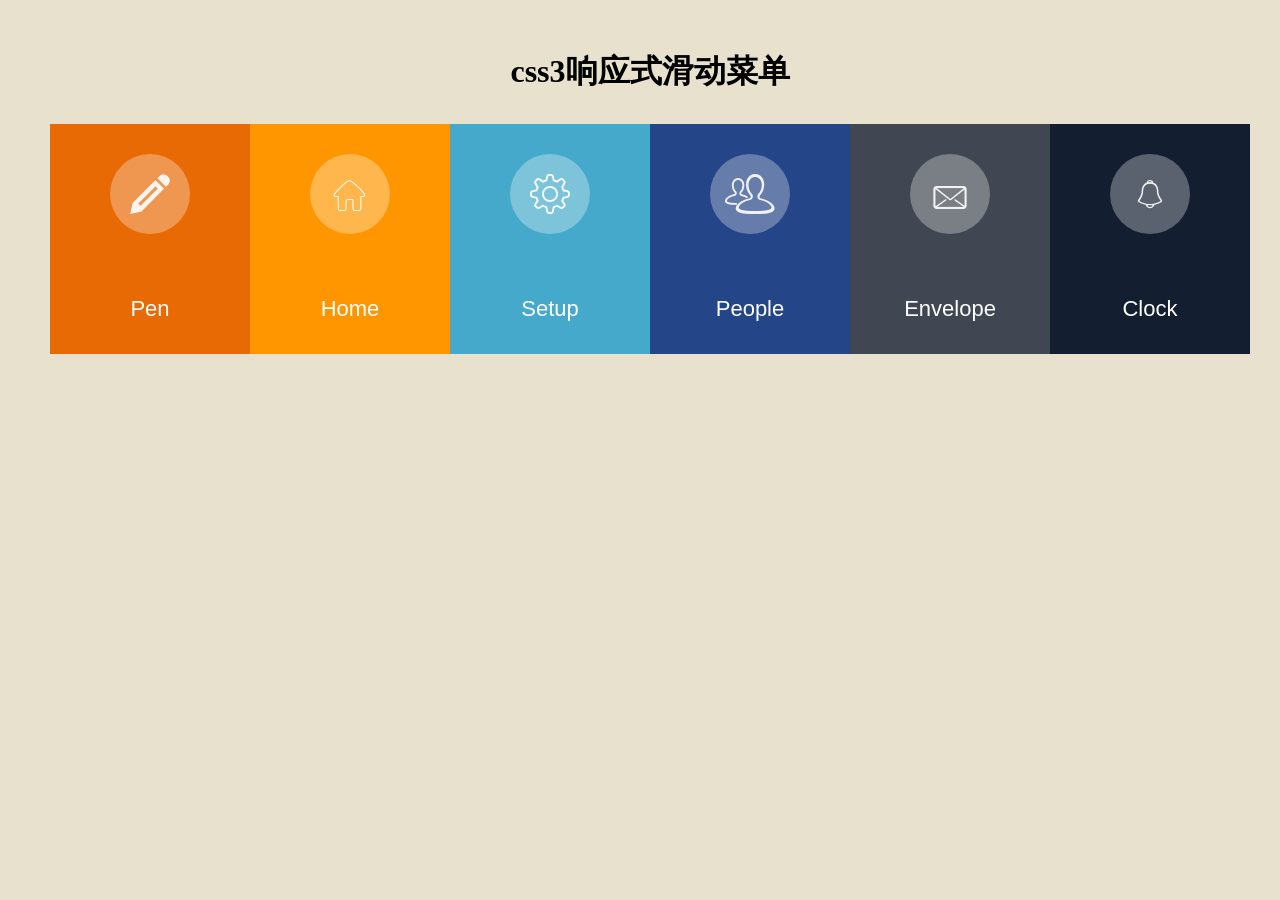
<file: index.html>
<!DOCTYPE html>
<html>
	<head>
		<meta charset="utf-8" />
		<title></title>
		<link rel="stylesheet" href="css/new_file.css" />
	</head>
	<body>
		<div class="zhengti">
			<h1>css3响应式滑动菜单</h1>
			<div class="content">
				<ul>
					<div class="li a"><li><span class="font up1">&#xe604;</span><span class="circle"></span><span class="down">Pen</span></li></div>
					<div class="li b"><li><span class="font up2">&#xe604;</span><span class="circle"></span><span class="down">Home</span></li></div>
					<div class="li c"><li><span class="font up3">&#xe65f;</span><span class="circle"></span><span class="down">Setup</span></li></div>
					<div class="li d"><li><span class="font up4">&#xe621;</span><span class="circle"></span><span class="down">People</span></li></div>
					<div class="li e"><li><span class="font up5">&#xe630;</span><span class="circle"></span><span class="down">Envelope</span></li></div>
					<div class="li f"><li><span class="font up6">&#xe645;</span><span class="circle"></span><span class="down">Clock</span></li></div>
				</ul>
			</div>
		</div>
	</body>
</html>
</file>
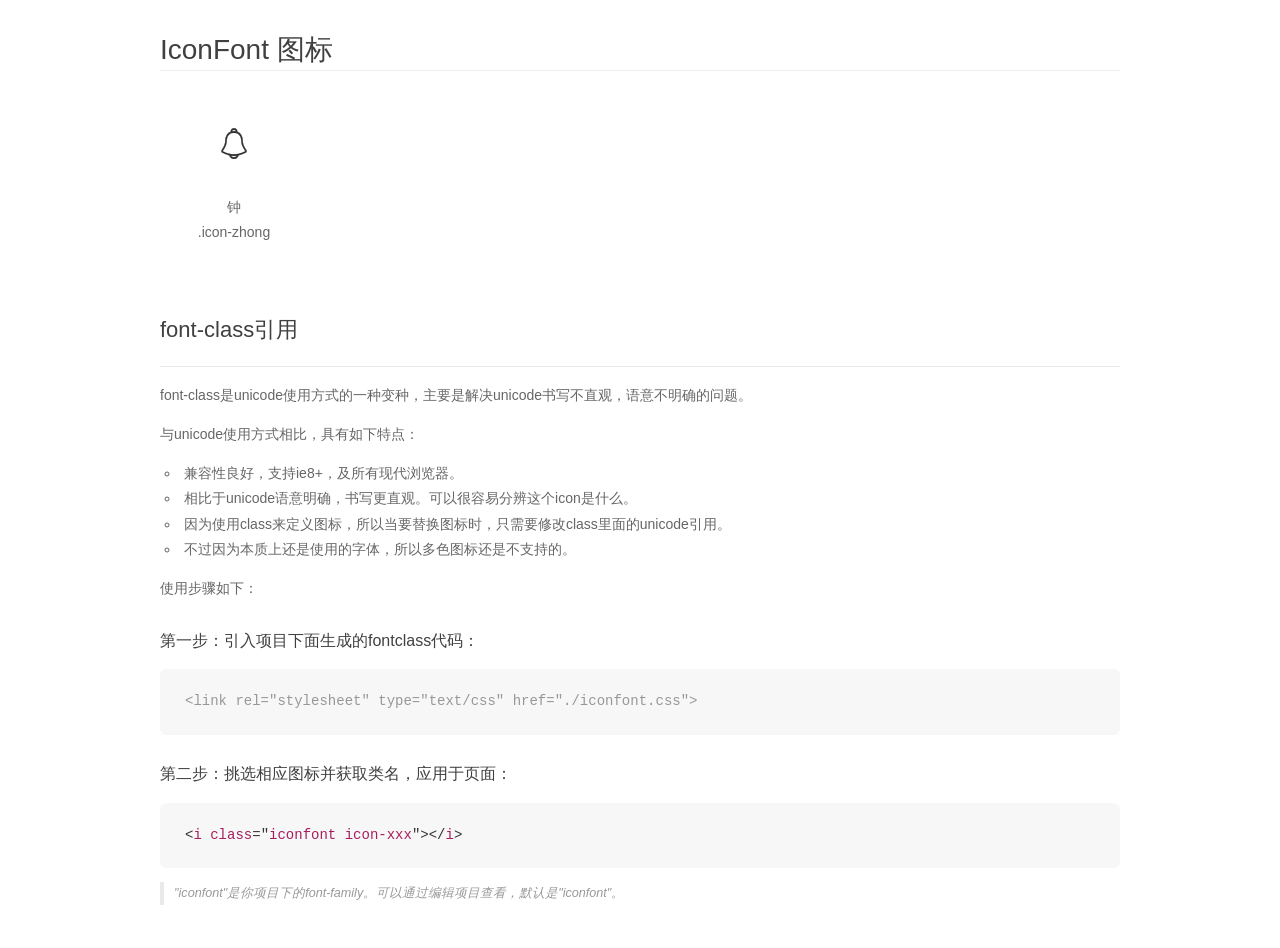
<file: font/clock/demo_fontclass.html>
<!DOCTYPE html>
<html>
<head>
    <meta charset="utf-8"/>
    <title>IconFont</title>
    <link rel="stylesheet" href="demo.css">
    <link rel="stylesheet" href="iconfont.css">
</head>
<body>
    <div class="main markdown">
        <h1>IconFont 图标</h1>
        <ul class="icon_lists clear">
            
                <li>
                <i class="icon iconfont icon-zhong"></i>
                    <div class="name">钟</div>
                    <div class="fontclass">.icon-zhong</div>
                </li>
            
        </ul>

        <h2 id="font-class-">font-class引用</h2>
        <hr>

        <p>font-class是unicode使用方式的一种变种，主要是解决unicode书写不直观，语意不明确的问题。</p>
        <p>与unicode使用方式相比，具有如下特点：</p>
        <ul>
        <li>兼容性良好，支持ie8+，及所有现代浏览器。</li>
        <li>相比于unicode语意明确，书写更直观。可以很容易分辨这个icon是什么。</li>
        <li>因为使用class来定义图标，所以当要替换图标时，只需要修改class里面的unicode引用。</li>
        <li>不过因为本质上还是使用的字体，所以多色图标还是不支持的。</li>
        </ul>
        <p>使用步骤如下：</p>
        <h3 id="-fontclass-">第一步：引入项目下面生成的fontclass代码：</h3>


        <pre><code class="lang-js hljs javascript"><span class="hljs-comment">&lt;link rel="stylesheet" type="text/css" href="./iconfont.css"&gt;</span></code></pre>
        <h3 id="-">第二步：挑选相应图标并获取类名，应用于页面：</h3>
        <pre><code class="lang-css hljs">&lt;<span class="hljs-selector-tag">i</span> <span class="hljs-selector-tag">class</span>="<span class="hljs-selector-tag">iconfont</span> <span class="hljs-selector-tag">icon-xxx</span>"&gt;&lt;/<span class="hljs-selector-tag">i</span>&gt;</code></pre>
        <blockquote>
        <p>"iconfont"是你项目下的font-family。可以通过编辑项目查看，默认是"iconfont"。</p>
        </blockquote>
    </div>
</body>
</html>
</file>
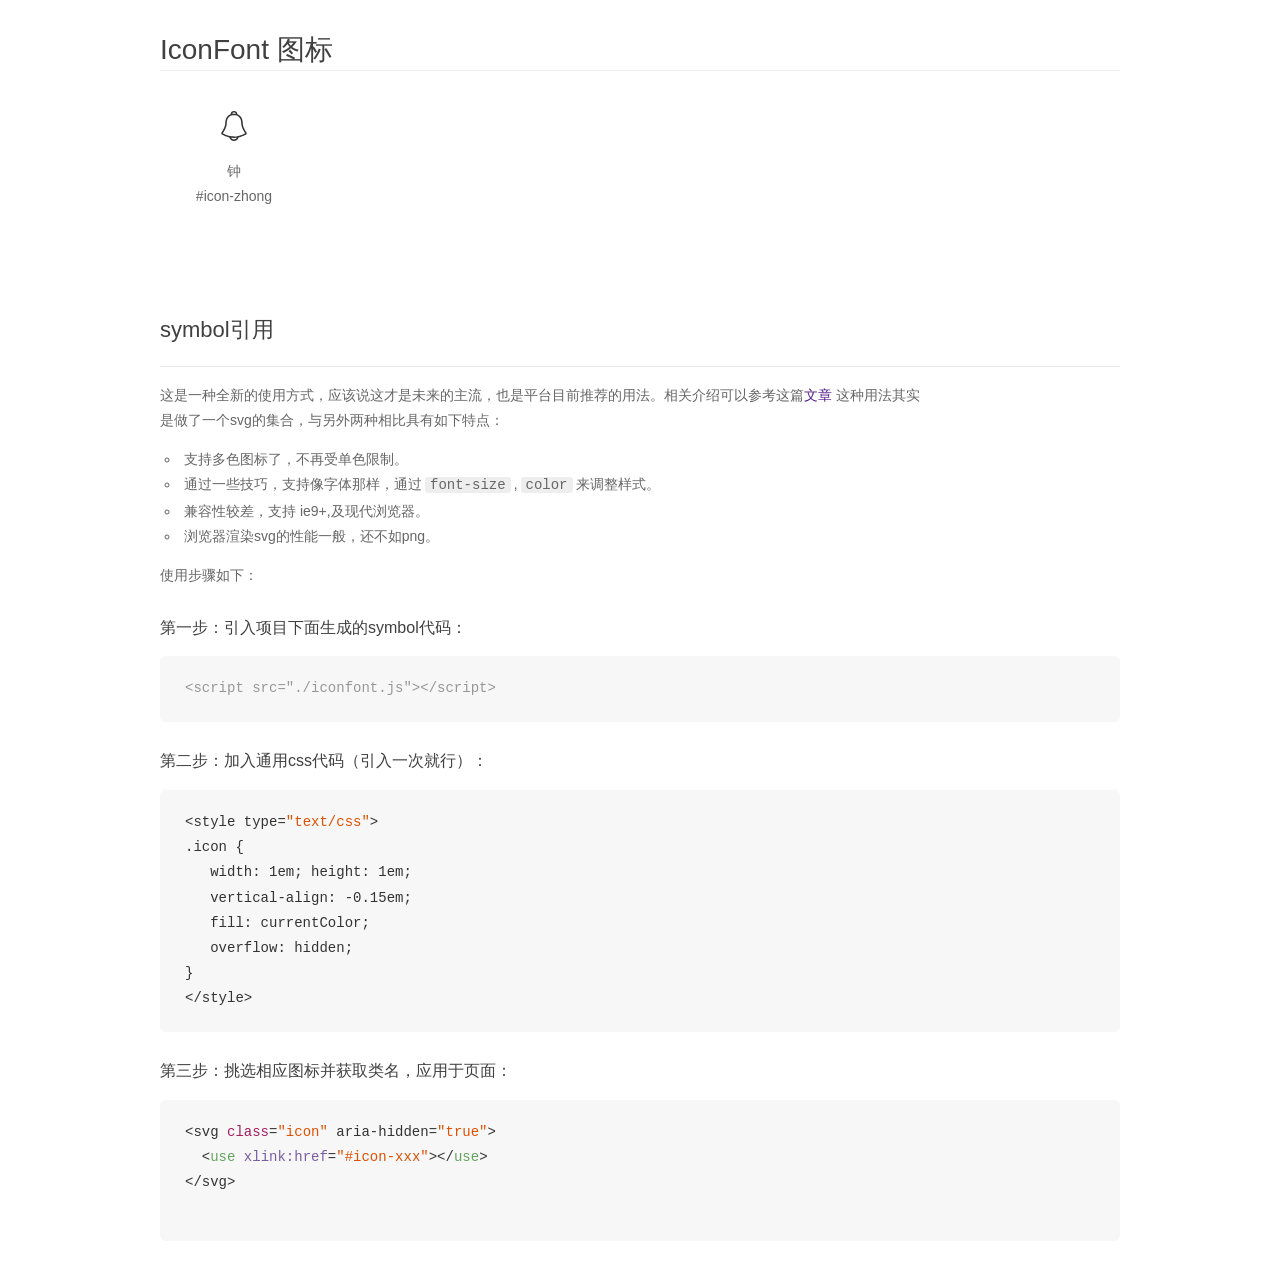
<file: font/clock/demo_symbol.html>
<!DOCTYPE html>
<html>
<head>
    <meta charset="utf-8"/>
    <title>IconFont</title>
    <link rel="stylesheet" href="demo.css">
    <script src="iconfont.js"></script>

    <style type="text/css">
        .icon {
          /* 通过设置 font-size 来改变图标大小 */
          width: 1em; height: 1em;
          /* 图标和文字相邻时，垂直对齐 */
          vertical-align: -0.15em;
          /* 通过设置 color 来改变 SVG 的颜色/fill */
          fill: currentColor;
          /* path 和 stroke 溢出 viewBox 部分在 IE 下会显示
             normalize.css 中也包含这行 */
          overflow: hidden;
        }

    </style>
</head>
<body>
    <div class="main markdown">
        <h1>IconFont 图标</h1>
        <ul class="icon_lists clear">
            
                <li>
                    <svg class="icon" aria-hidden="true">
                        <use xlink:href="#icon-zhong"></use>
                    </svg>
                    <div class="name">钟</div>
                    <div class="fontclass">#icon-zhong</div>
                </li>
            
        </ul>


        <h2 id="symbol-">symbol引用</h2>
        <hr>

        <p>这是一种全新的使用方式，应该说这才是未来的主流，也是平台目前推荐的用法。相关介绍可以参考这篇<a href="">文章</a>
        这种用法其实是做了一个svg的集合，与另外两种相比具有如下特点：</p>
        <ul>
          <li>支持多色图标了，不再受单色限制。</li>
          <li>通过一些技巧，支持像字体那样，通过<code>font-size</code>,<code>color</code>来调整样式。</li>
          <li>兼容性较差，支持 ie9+,及现代浏览器。</li>
          <li>浏览器渲染svg的性能一般，还不如png。</li>
        </ul>
        <p>使用步骤如下：</p>
        <h3 id="-symbol-">第一步：引入项目下面生成的symbol代码：</h3>
        <pre><code class="lang-js hljs javascript"><span class="hljs-comment">&lt;script src="./iconfont.js"&gt;&lt;/script&gt;</span></code></pre>
        <h3 id="-css-">第二步：加入通用css代码（引入一次就行）：</h3>
        <pre><code class="lang-js hljs javascript">&lt;style type=<span class="hljs-string">"text/css"</span>&gt;
.icon {
   width: <span class="hljs-number">1</span>em; height: <span class="hljs-number">1</span>em;
   vertical-align: <span class="hljs-number">-0.15</span>em;
   fill: currentColor;
   overflow: hidden;
}
&lt;<span class="hljs-regexp">/style&gt;</span></code></pre>
        <h3 id="-">第三步：挑选相应图标并获取类名，应用于页面：</h3>
        <pre><code class="lang-js hljs javascript">&lt;svg <span class="hljs-class"><span class="hljs-keyword">class</span></span>=<span class="hljs-string">"icon"</span> aria-hidden=<span class="hljs-string">"true"</span>&gt;<span class="xml"><span class="hljs-tag">
  &lt;<span class="hljs-name">use</span> <span class="hljs-attr">xlink:href</span>=<span class="hljs-string">"#icon-xxx"</span>&gt;</span><span class="hljs-tag">&lt;/<span class="hljs-name">use</span>&gt;</span>
</span>&lt;<span class="hljs-regexp">/svg&gt;
        </span></code></pre>
    </div>
</body>
</html>
</file>
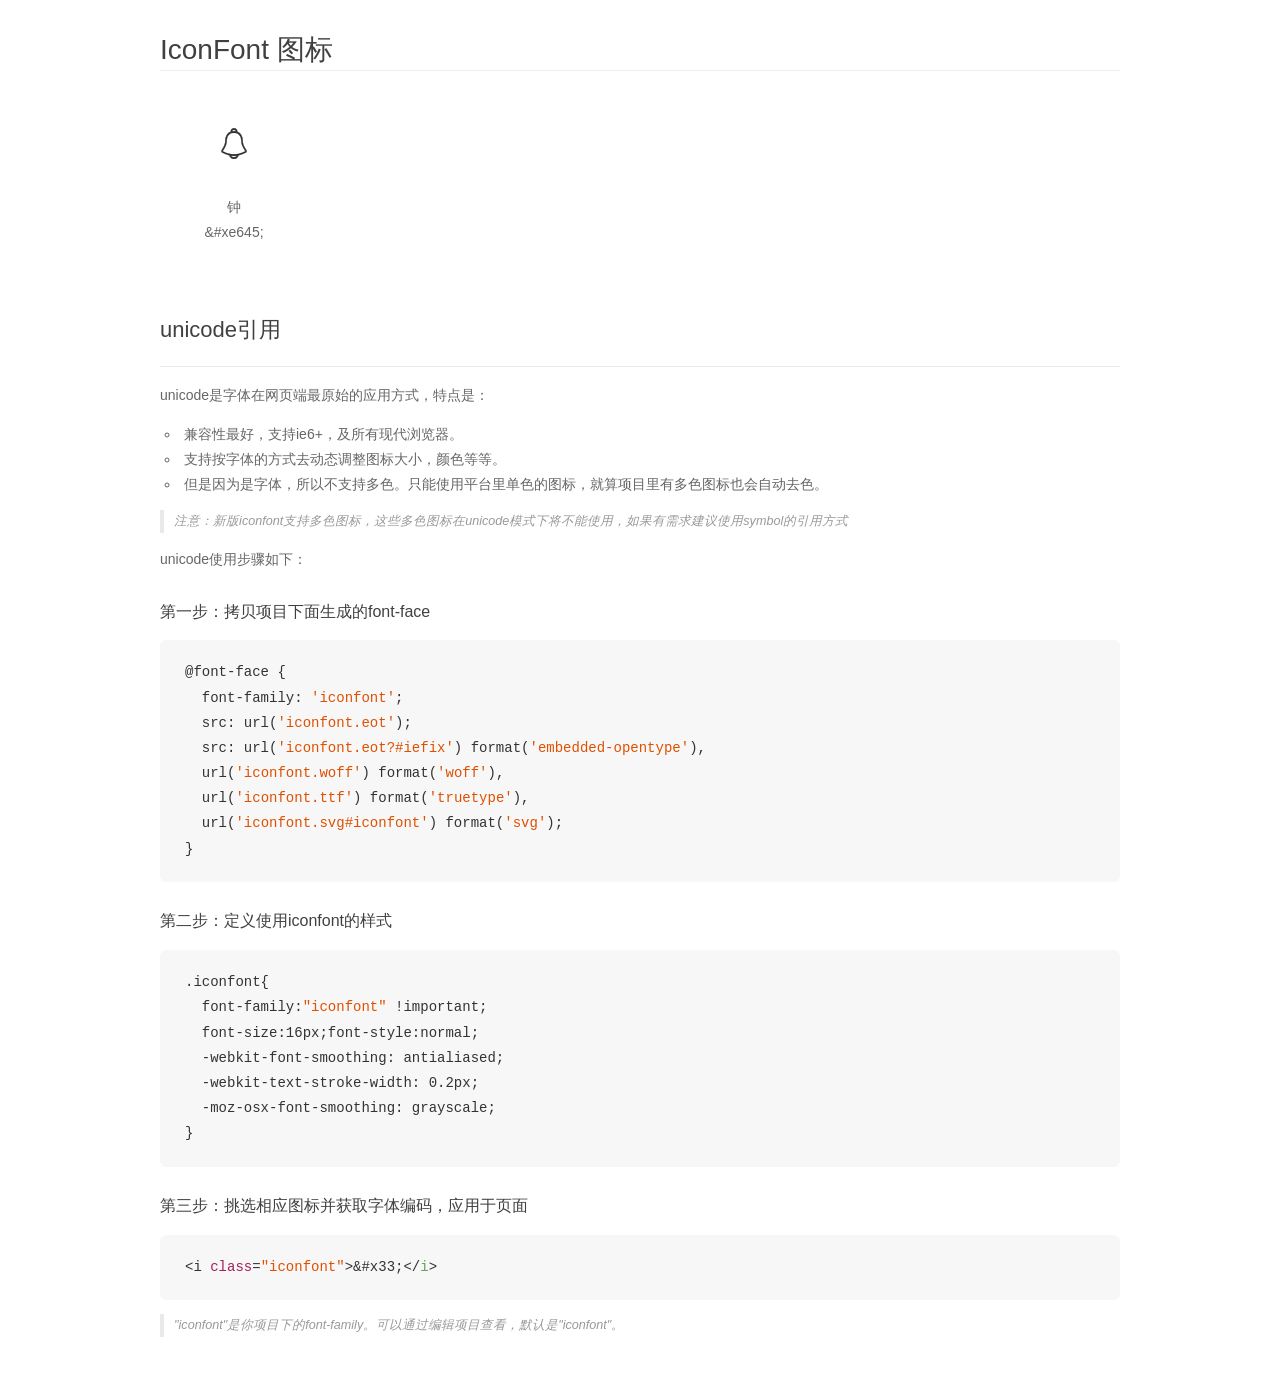
<file: font/clock/demo_unicode.html>
<!DOCTYPE html>
<html>
<head>
    <meta charset="utf-8"/>
    <title>IconFont</title>
    <link rel="stylesheet" href="demo.css">

    <style type="text/css">

        @font-face {font-family: "iconfont";
          src: url('iconfont.eot'); /* IE9*/
          src: url('iconfont.eot#iefix') format('embedded-opentype'), /* IE6-IE8 */
          url('iconfont.woff') format('woff'), /* chrome, firefox */
          url('iconfont.ttf') format('truetype'), /* chrome, firefox, opera, Safari, Android, iOS 4.2+*/
          url('iconfont.svg#iconfont') format('svg'); /* iOS 4.1- */
        }

        .iconfont {
          font-family:"iconfont" !important;
          font-size:16px;
          font-style:normal;
          -webkit-font-smoothing: antialiased;
          -webkit-text-stroke-width: 0.2px;
          -moz-osx-font-smoothing: grayscale;
        }

    </style>
</head>
<body>
    <div class="main markdown">
        <h1>IconFont 图标</h1>
        <ul class="icon_lists clear">
            
                <li>
                <i class="icon iconfont">&#xe645;</i>
                    <div class="name">钟</div>
                    <div class="code">&amp;#xe645;</div>
                </li>
            
        </ul>
        <h2 id="unicode-">unicode引用</h2>
        <hr>

        <p>unicode是字体在网页端最原始的应用方式，特点是：</p>
        <ul>
        <li>兼容性最好，支持ie6+，及所有现代浏览器。</li>
        <li>支持按字体的方式去动态调整图标大小，颜色等等。</li>
        <li>但是因为是字体，所以不支持多色。只能使用平台里单色的图标，就算项目里有多色图标也会自动去色。</li>
        </ul>
        <blockquote>
        <p>注意：新版iconfont支持多色图标，这些多色图标在unicode模式下将不能使用，如果有需求建议使用symbol的引用方式</p>
        </blockquote>
        <p>unicode使用步骤如下：</p>
        <h3 id="-font-face">第一步：拷贝项目下面生成的font-face</h3>
        <pre><code class="lang-js hljs javascript">@font-face {
  font-family: <span class="hljs-string">'iconfont'</span>;
  src: url(<span class="hljs-string">'iconfont.eot'</span>);
  src: url(<span class="hljs-string">'iconfont.eot?#iefix'</span>) format(<span class="hljs-string">'embedded-opentype'</span>),
  url(<span class="hljs-string">'iconfont.woff'</span>) format(<span class="hljs-string">'woff'</span>),
  url(<span class="hljs-string">'iconfont.ttf'</span>) format(<span class="hljs-string">'truetype'</span>),
  url(<span class="hljs-string">'iconfont.svg#iconfont'</span>) format(<span class="hljs-string">'svg'</span>);
}
</code></pre>
        <h3 id="-iconfont-">第二步：定义使用iconfont的样式</h3>
        <pre><code class="lang-js hljs javascript">.iconfont{
  font-family:<span class="hljs-string">"iconfont"</span> !important;
  font-size:<span class="hljs-number">16</span>px;font-style:normal;
  -webkit-font-smoothing: antialiased;
  -webkit-text-stroke-width: <span class="hljs-number">0.2</span>px;
  -moz-osx-font-smoothing: grayscale;
}
</code></pre>
        <h3 id="-">第三步：挑选相应图标并获取字体编码，应用于页面</h3>
        <pre><code class="lang-js hljs javascript">&lt;i <span class="hljs-class"><span class="hljs-keyword">class</span></span>=<span class="hljs-string">"iconfont"</span>&gt;&amp;#x33;<span class="xml"><span class="hljs-tag">&lt;/<span class="hljs-name">i</span>&gt;</span></span></code></pre>

        <blockquote>
        <p>"iconfont"是你项目下的font-family。可以通过编辑项目查看，默认是"iconfont"。</p>
        </blockquote>
    </div>


</body>
</html>
</file>
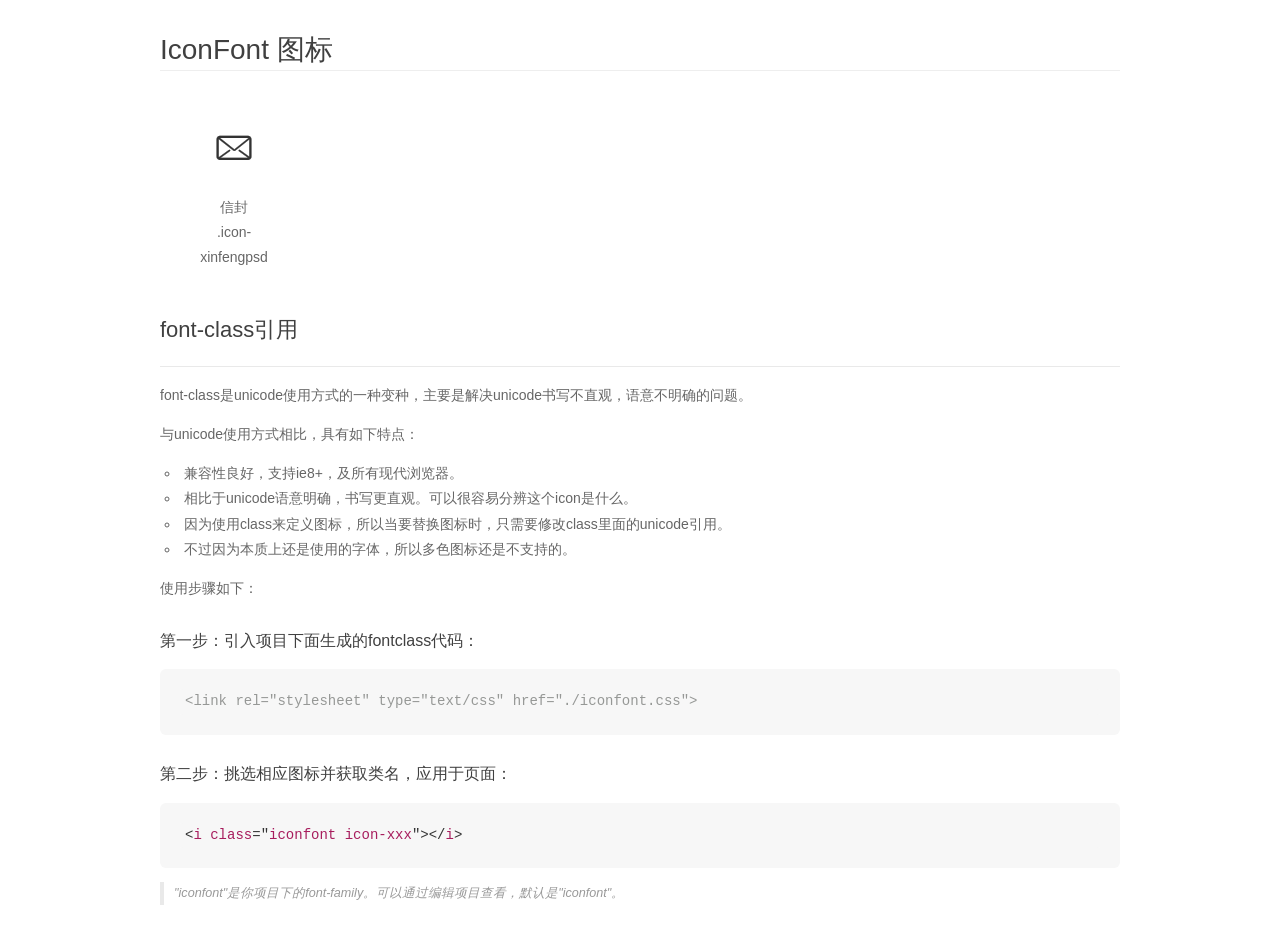
<file: font/envelope/demo_fontclass.html>
<!DOCTYPE html>
<html>
<head>
    <meta charset="utf-8"/>
    <title>IconFont</title>
    <link rel="stylesheet" href="demo.css">
    <link rel="stylesheet" href="iconfont.css">
</head>
<body>
    <div class="main markdown">
        <h1>IconFont 图标</h1>
        <ul class="icon_lists clear">
            
                <li>
                <i class="icon iconfont icon-xinfengpsd"></i>
                    <div class="name">信封</div>
                    <div class="fontclass">.icon-xinfengpsd</div>
                </li>
            
        </ul>

        <h2 id="font-class-">font-class引用</h2>
        <hr>

        <p>font-class是unicode使用方式的一种变种，主要是解决unicode书写不直观，语意不明确的问题。</p>
        <p>与unicode使用方式相比，具有如下特点：</p>
        <ul>
        <li>兼容性良好，支持ie8+，及所有现代浏览器。</li>
        <li>相比于unicode语意明确，书写更直观。可以很容易分辨这个icon是什么。</li>
        <li>因为使用class来定义图标，所以当要替换图标时，只需要修改class里面的unicode引用。</li>
        <li>不过因为本质上还是使用的字体，所以多色图标还是不支持的。</li>
        </ul>
        <p>使用步骤如下：</p>
        <h3 id="-fontclass-">第一步：引入项目下面生成的fontclass代码：</h3>


        <pre><code class="lang-js hljs javascript"><span class="hljs-comment">&lt;link rel="stylesheet" type="text/css" href="./iconfont.css"&gt;</span></code></pre>
        <h3 id="-">第二步：挑选相应图标并获取类名，应用于页面：</h3>
        <pre><code class="lang-css hljs">&lt;<span class="hljs-selector-tag">i</span> <span class="hljs-selector-tag">class</span>="<span class="hljs-selector-tag">iconfont</span> <span class="hljs-selector-tag">icon-xxx</span>"&gt;&lt;/<span class="hljs-selector-tag">i</span>&gt;</code></pre>
        <blockquote>
        <p>"iconfont"是你项目下的font-family。可以通过编辑项目查看，默认是"iconfont"。</p>
        </blockquote>
    </div>
</body>
</html>
</file>
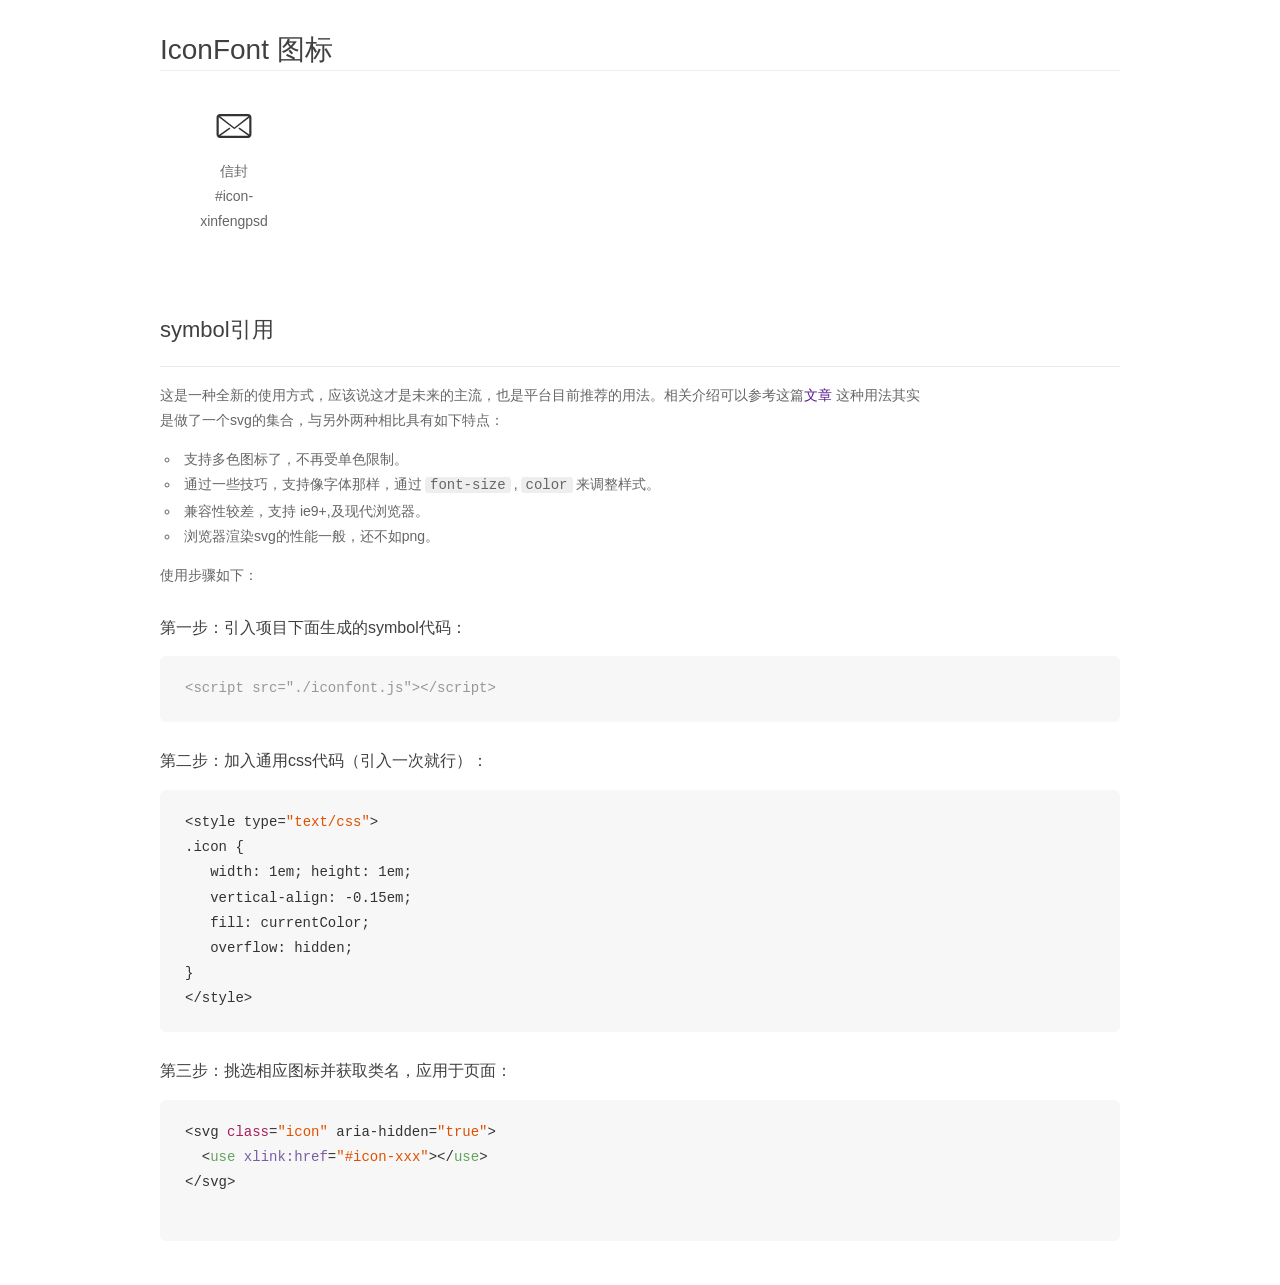
<file: font/envelope/demo_symbol.html>
<!DOCTYPE html>
<html>
<head>
    <meta charset="utf-8"/>
    <title>IconFont</title>
    <link rel="stylesheet" href="demo.css">
    <script src="iconfont.js"></script>

    <style type="text/css">
        .icon {
          /* 通过设置 font-size 来改变图标大小 */
          width: 1em; height: 1em;
          /* 图标和文字相邻时，垂直对齐 */
          vertical-align: -0.15em;
          /* 通过设置 color 来改变 SVG 的颜色/fill */
          fill: currentColor;
          /* path 和 stroke 溢出 viewBox 部分在 IE 下会显示
             normalize.css 中也包含这行 */
          overflow: hidden;
        }

    </style>
</head>
<body>
    <div class="main markdown">
        <h1>IconFont 图标</h1>
        <ul class="icon_lists clear">
            
                <li>
                    <svg class="icon" aria-hidden="true">
                        <use xlink:href="#icon-xinfengpsd"></use>
                    </svg>
                    <div class="name">信封</div>
                    <div class="fontclass">#icon-xinfengpsd</div>
                </li>
            
        </ul>


        <h2 id="symbol-">symbol引用</h2>
        <hr>

        <p>这是一种全新的使用方式，应该说这才是未来的主流，也是平台目前推荐的用法。相关介绍可以参考这篇<a href="">文章</a>
        这种用法其实是做了一个svg的集合，与另外两种相比具有如下特点：</p>
        <ul>
          <li>支持多色图标了，不再受单色限制。</li>
          <li>通过一些技巧，支持像字体那样，通过<code>font-size</code>,<code>color</code>来调整样式。</li>
          <li>兼容性较差，支持 ie9+,及现代浏览器。</li>
          <li>浏览器渲染svg的性能一般，还不如png。</li>
        </ul>
        <p>使用步骤如下：</p>
        <h3 id="-symbol-">第一步：引入项目下面生成的symbol代码：</h3>
        <pre><code class="lang-js hljs javascript"><span class="hljs-comment">&lt;script src="./iconfont.js"&gt;&lt;/script&gt;</span></code></pre>
        <h3 id="-css-">第二步：加入通用css代码（引入一次就行）：</h3>
        <pre><code class="lang-js hljs javascript">&lt;style type=<span class="hljs-string">"text/css"</span>&gt;
.icon {
   width: <span class="hljs-number">1</span>em; height: <span class="hljs-number">1</span>em;
   vertical-align: <span class="hljs-number">-0.15</span>em;
   fill: currentColor;
   overflow: hidden;
}
&lt;<span class="hljs-regexp">/style&gt;</span></code></pre>
        <h3 id="-">第三步：挑选相应图标并获取类名，应用于页面：</h3>
        <pre><code class="lang-js hljs javascript">&lt;svg <span class="hljs-class"><span class="hljs-keyword">class</span></span>=<span class="hljs-string">"icon"</span> aria-hidden=<span class="hljs-string">"true"</span>&gt;<span class="xml"><span class="hljs-tag">
  &lt;<span class="hljs-name">use</span> <span class="hljs-attr">xlink:href</span>=<span class="hljs-string">"#icon-xxx"</span>&gt;</span><span class="hljs-tag">&lt;/<span class="hljs-name">use</span>&gt;</span>
</span>&lt;<span class="hljs-regexp">/svg&gt;
        </span></code></pre>
    </div>
</body>
</html>
</file>
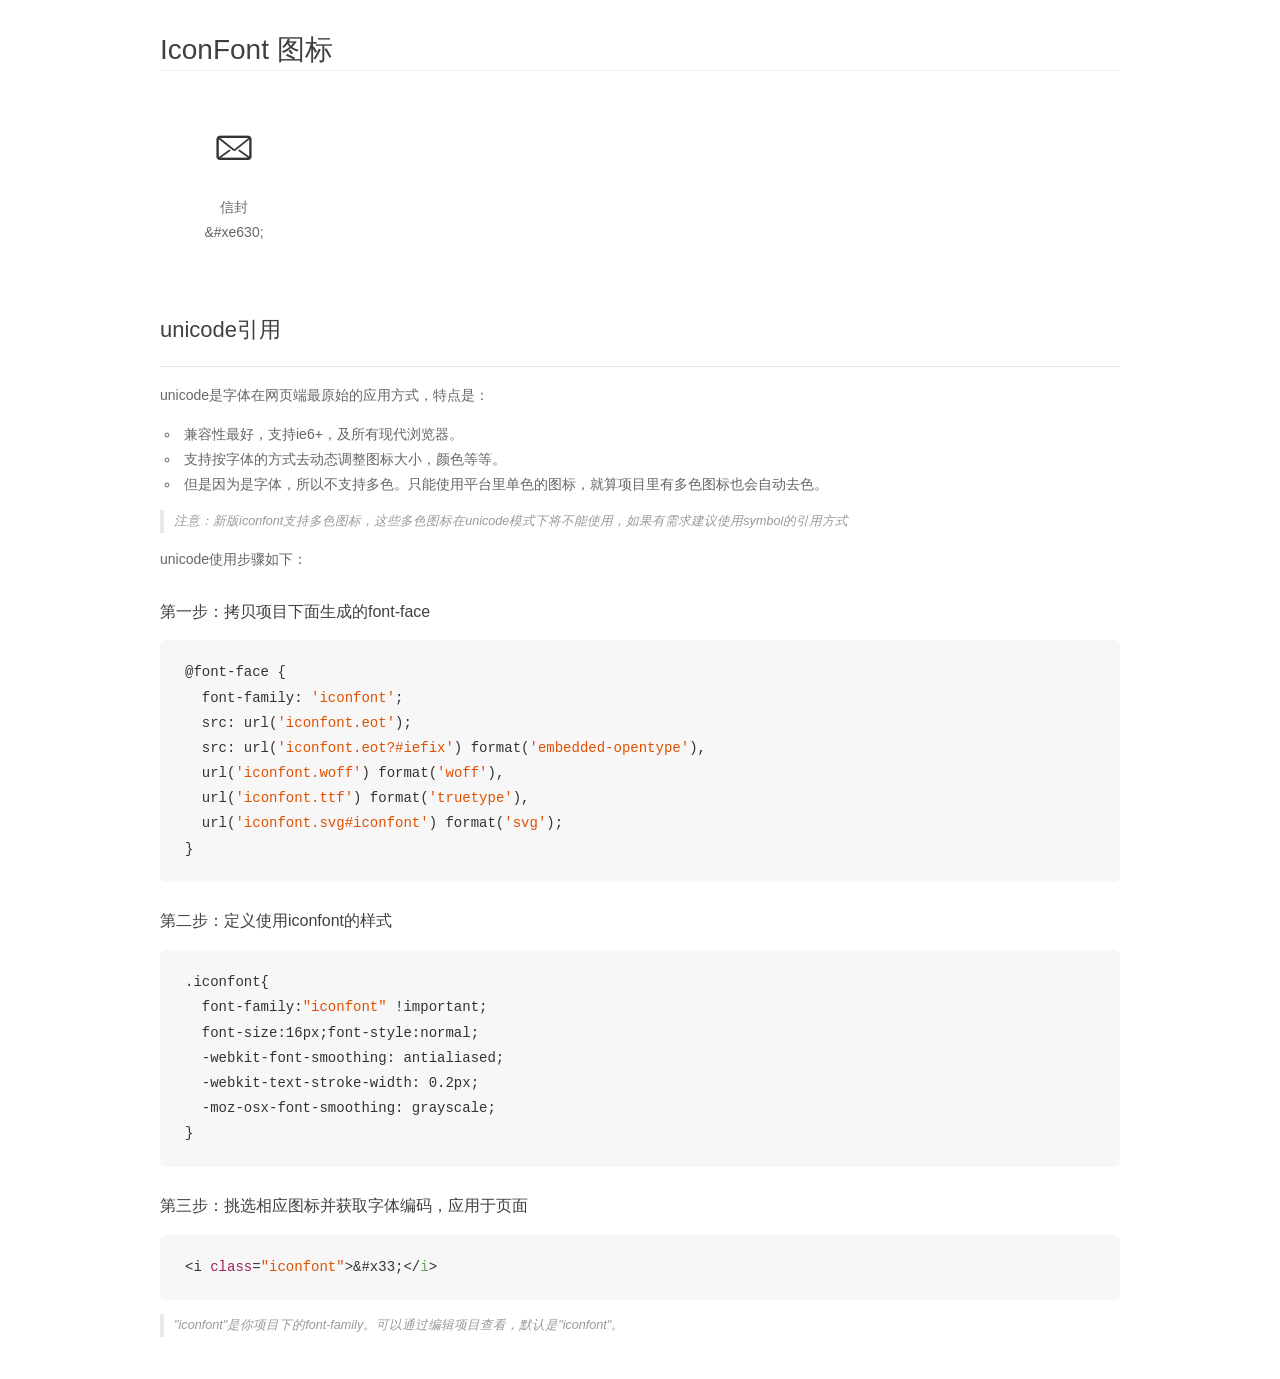
<file: font/envelope/demo_unicode.html>
<!DOCTYPE html>
<html>
<head>
    <meta charset="utf-8"/>
    <title>IconFont</title>
    <link rel="stylesheet" href="demo.css">

    <style type="text/css">

        @font-face {font-family: "iconfont";
          src: url('iconfont.eot'); /* IE9*/
          src: url('iconfont.eot#iefix') format('embedded-opentype'), /* IE6-IE8 */
          url('iconfont.woff') format('woff'), /* chrome, firefox */
          url('iconfont.ttf') format('truetype'), /* chrome, firefox, opera, Safari, Android, iOS 4.2+*/
          url('iconfont.svg#iconfont') format('svg'); /* iOS 4.1- */
        }

        .iconfont {
          font-family:"iconfont" !important;
          font-size:16px;
          font-style:normal;
          -webkit-font-smoothing: antialiased;
          -webkit-text-stroke-width: 0.2px;
          -moz-osx-font-smoothing: grayscale;
        }

    </style>
</head>
<body>
    <div class="main markdown">
        <h1>IconFont 图标</h1>
        <ul class="icon_lists clear">
            
                <li>
                <i class="icon iconfont">&#xe630;</i>
                    <div class="name">信封</div>
                    <div class="code">&amp;#xe630;</div>
                </li>
            
        </ul>
        <h2 id="unicode-">unicode引用</h2>
        <hr>

        <p>unicode是字体在网页端最原始的应用方式，特点是：</p>
        <ul>
        <li>兼容性最好，支持ie6+，及所有现代浏览器。</li>
        <li>支持按字体的方式去动态调整图标大小，颜色等等。</li>
        <li>但是因为是字体，所以不支持多色。只能使用平台里单色的图标，就算项目里有多色图标也会自动去色。</li>
        </ul>
        <blockquote>
        <p>注意：新版iconfont支持多色图标，这些多色图标在unicode模式下将不能使用，如果有需求建议使用symbol的引用方式</p>
        </blockquote>
        <p>unicode使用步骤如下：</p>
        <h3 id="-font-face">第一步：拷贝项目下面生成的font-face</h3>
        <pre><code class="lang-js hljs javascript">@font-face {
  font-family: <span class="hljs-string">'iconfont'</span>;
  src: url(<span class="hljs-string">'iconfont.eot'</span>);
  src: url(<span class="hljs-string">'iconfont.eot?#iefix'</span>) format(<span class="hljs-string">'embedded-opentype'</span>),
  url(<span class="hljs-string">'iconfont.woff'</span>) format(<span class="hljs-string">'woff'</span>),
  url(<span class="hljs-string">'iconfont.ttf'</span>) format(<span class="hljs-string">'truetype'</span>),
  url(<span class="hljs-string">'iconfont.svg#iconfont'</span>) format(<span class="hljs-string">'svg'</span>);
}
</code></pre>
        <h3 id="-iconfont-">第二步：定义使用iconfont的样式</h3>
        <pre><code class="lang-js hljs javascript">.iconfont{
  font-family:<span class="hljs-string">"iconfont"</span> !important;
  font-size:<span class="hljs-number">16</span>px;font-style:normal;
  -webkit-font-smoothing: antialiased;
  -webkit-text-stroke-width: <span class="hljs-number">0.2</span>px;
  -moz-osx-font-smoothing: grayscale;
}
</code></pre>
        <h3 id="-">第三步：挑选相应图标并获取字体编码，应用于页面</h3>
        <pre><code class="lang-js hljs javascript">&lt;i <span class="hljs-class"><span class="hljs-keyword">class</span></span>=<span class="hljs-string">"iconfont"</span>&gt;&amp;#x33;<span class="xml"><span class="hljs-tag">&lt;/<span class="hljs-name">i</span>&gt;</span></span></code></pre>

        <blockquote>
        <p>"iconfont"是你项目下的font-family。可以通过编辑项目查看，默认是"iconfont"。</p>
        </blockquote>
    </div>


</body>
</html>
</file>
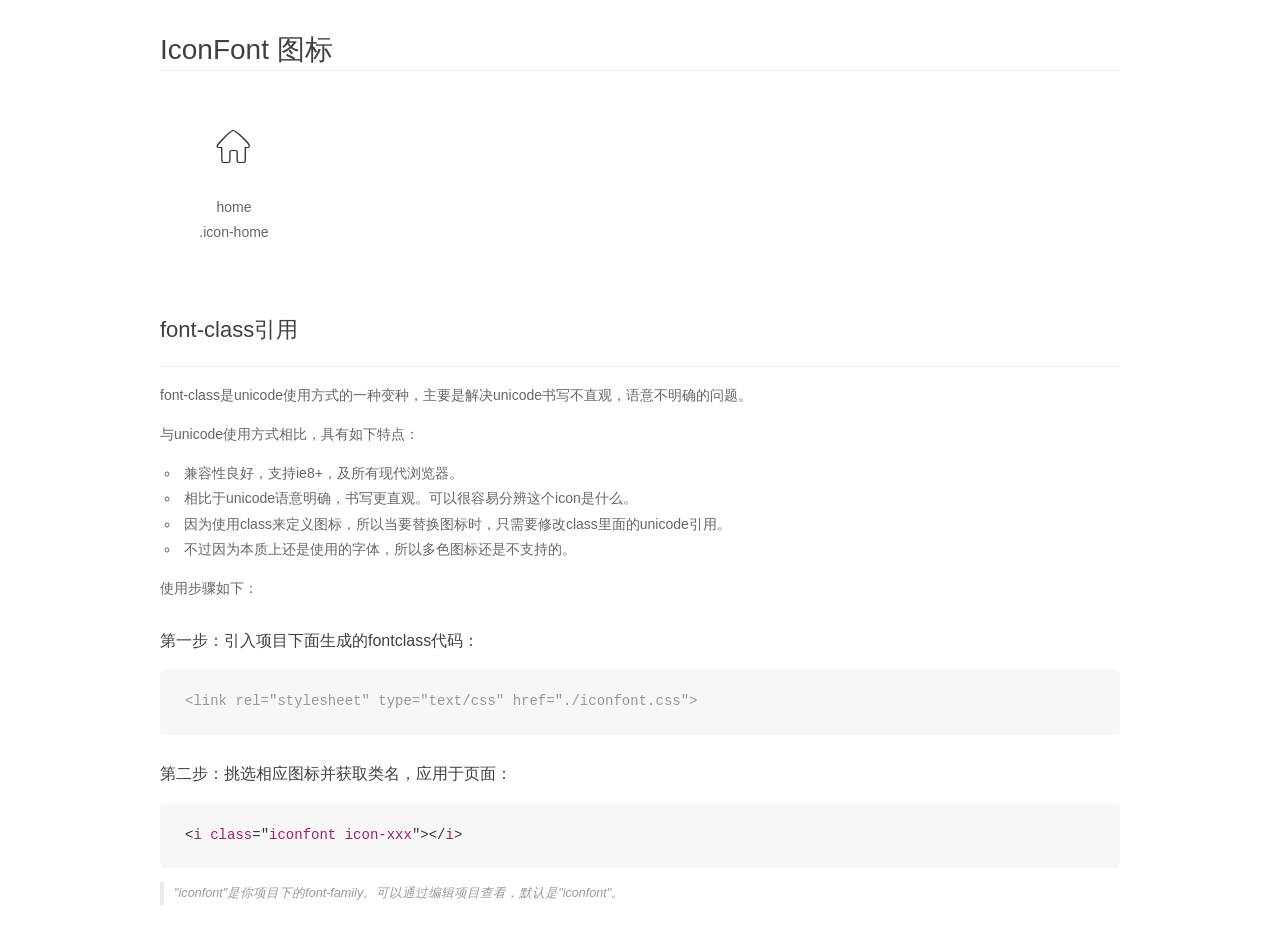
<file: font/home/demo_fontclass.html>
<!DOCTYPE html>
<html>
<head>
    <meta charset="utf-8"/>
    <title>IconFont</title>
    <link rel="stylesheet" href="demo.css">
    <link rel="stylesheet" href="iconfont.css">
</head>
<body>
    <div class="main markdown">
        <h1>IconFont 图标</h1>
        <ul class="icon_lists clear">
            
                <li>
                <i class="icon iconfont icon-home"></i>
                    <div class="name">home</div>
                    <div class="fontclass">.icon-home</div>
                </li>
            
        </ul>

        <h2 id="font-class-">font-class引用</h2>
        <hr>

        <p>font-class是unicode使用方式的一种变种，主要是解决unicode书写不直观，语意不明确的问题。</p>
        <p>与unicode使用方式相比，具有如下特点：</p>
        <ul>
        <li>兼容性良好，支持ie8+，及所有现代浏览器。</li>
        <li>相比于unicode语意明确，书写更直观。可以很容易分辨这个icon是什么。</li>
        <li>因为使用class来定义图标，所以当要替换图标时，只需要修改class里面的unicode引用。</li>
        <li>不过因为本质上还是使用的字体，所以多色图标还是不支持的。</li>
        </ul>
        <p>使用步骤如下：</p>
        <h3 id="-fontclass-">第一步：引入项目下面生成的fontclass代码：</h3>


        <pre><code class="lang-js hljs javascript"><span class="hljs-comment">&lt;link rel="stylesheet" type="text/css" href="./iconfont.css"&gt;</span></code></pre>
        <h3 id="-">第二步：挑选相应图标并获取类名，应用于页面：</h3>
        <pre><code class="lang-css hljs">&lt;<span class="hljs-selector-tag">i</span> <span class="hljs-selector-tag">class</span>="<span class="hljs-selector-tag">iconfont</span> <span class="hljs-selector-tag">icon-xxx</span>"&gt;&lt;/<span class="hljs-selector-tag">i</span>&gt;</code></pre>
        <blockquote>
        <p>"iconfont"是你项目下的font-family。可以通过编辑项目查看，默认是"iconfont"。</p>
        </blockquote>
    </div>
</body>
</html>
</file>
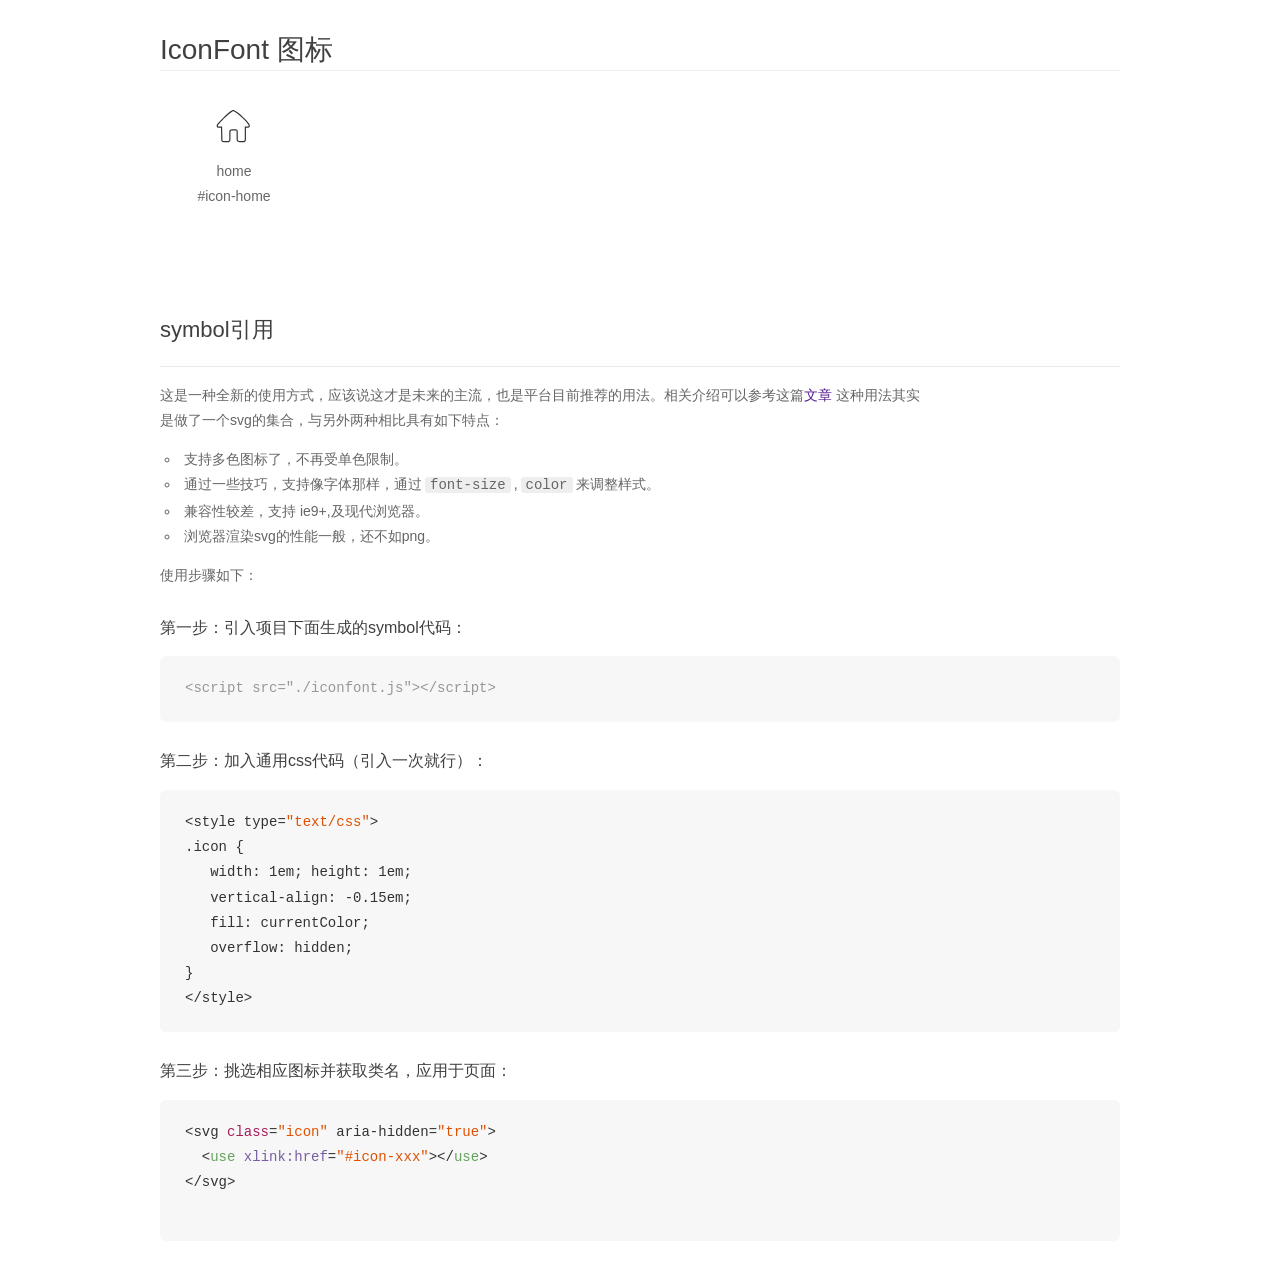
<file: font/home/demo_symbol.html>
<!DOCTYPE html>
<html>
<head>
    <meta charset="utf-8"/>
    <title>IconFont</title>
    <link rel="stylesheet" href="demo.css">
    <script src="iconfont.js"></script>

    <style type="text/css">
        .icon {
          /* 通过设置 font-size 来改变图标大小 */
          width: 1em; height: 1em;
          /* 图标和文字相邻时，垂直对齐 */
          vertical-align: -0.15em;
          /* 通过设置 color 来改变 SVG 的颜色/fill */
          fill: currentColor;
          /* path 和 stroke 溢出 viewBox 部分在 IE 下会显示
             normalize.css 中也包含这行 */
          overflow: hidden;
        }

    </style>
</head>
<body>
    <div class="main markdown">
        <h1>IconFont 图标</h1>
        <ul class="icon_lists clear">
            
                <li>
                    <svg class="icon" aria-hidden="true">
                        <use xlink:href="#icon-home"></use>
                    </svg>
                    <div class="name">home</div>
                    <div class="fontclass">#icon-home</div>
                </li>
            
        </ul>


        <h2 id="symbol-">symbol引用</h2>
        <hr>

        <p>这是一种全新的使用方式，应该说这才是未来的主流，也是平台目前推荐的用法。相关介绍可以参考这篇<a href="">文章</a>
        这种用法其实是做了一个svg的集合，与另外两种相比具有如下特点：</p>
        <ul>
          <li>支持多色图标了，不再受单色限制。</li>
          <li>通过一些技巧，支持像字体那样，通过<code>font-size</code>,<code>color</code>来调整样式。</li>
          <li>兼容性较差，支持 ie9+,及现代浏览器。</li>
          <li>浏览器渲染svg的性能一般，还不如png。</li>
        </ul>
        <p>使用步骤如下：</p>
        <h3 id="-symbol-">第一步：引入项目下面生成的symbol代码：</h3>
        <pre><code class="lang-js hljs javascript"><span class="hljs-comment">&lt;script src="./iconfont.js"&gt;&lt;/script&gt;</span></code></pre>
        <h3 id="-css-">第二步：加入通用css代码（引入一次就行）：</h3>
        <pre><code class="lang-js hljs javascript">&lt;style type=<span class="hljs-string">"text/css"</span>&gt;
.icon {
   width: <span class="hljs-number">1</span>em; height: <span class="hljs-number">1</span>em;
   vertical-align: <span class="hljs-number">-0.15</span>em;
   fill: currentColor;
   overflow: hidden;
}
&lt;<span class="hljs-regexp">/style&gt;</span></code></pre>
        <h3 id="-">第三步：挑选相应图标并获取类名，应用于页面：</h3>
        <pre><code class="lang-js hljs javascript">&lt;svg <span class="hljs-class"><span class="hljs-keyword">class</span></span>=<span class="hljs-string">"icon"</span> aria-hidden=<span class="hljs-string">"true"</span>&gt;<span class="xml"><span class="hljs-tag">
  &lt;<span class="hljs-name">use</span> <span class="hljs-attr">xlink:href</span>=<span class="hljs-string">"#icon-xxx"</span>&gt;</span><span class="hljs-tag">&lt;/<span class="hljs-name">use</span>&gt;</span>
</span>&lt;<span class="hljs-regexp">/svg&gt;
        </span></code></pre>
    </div>
</body>
</html>
</file>
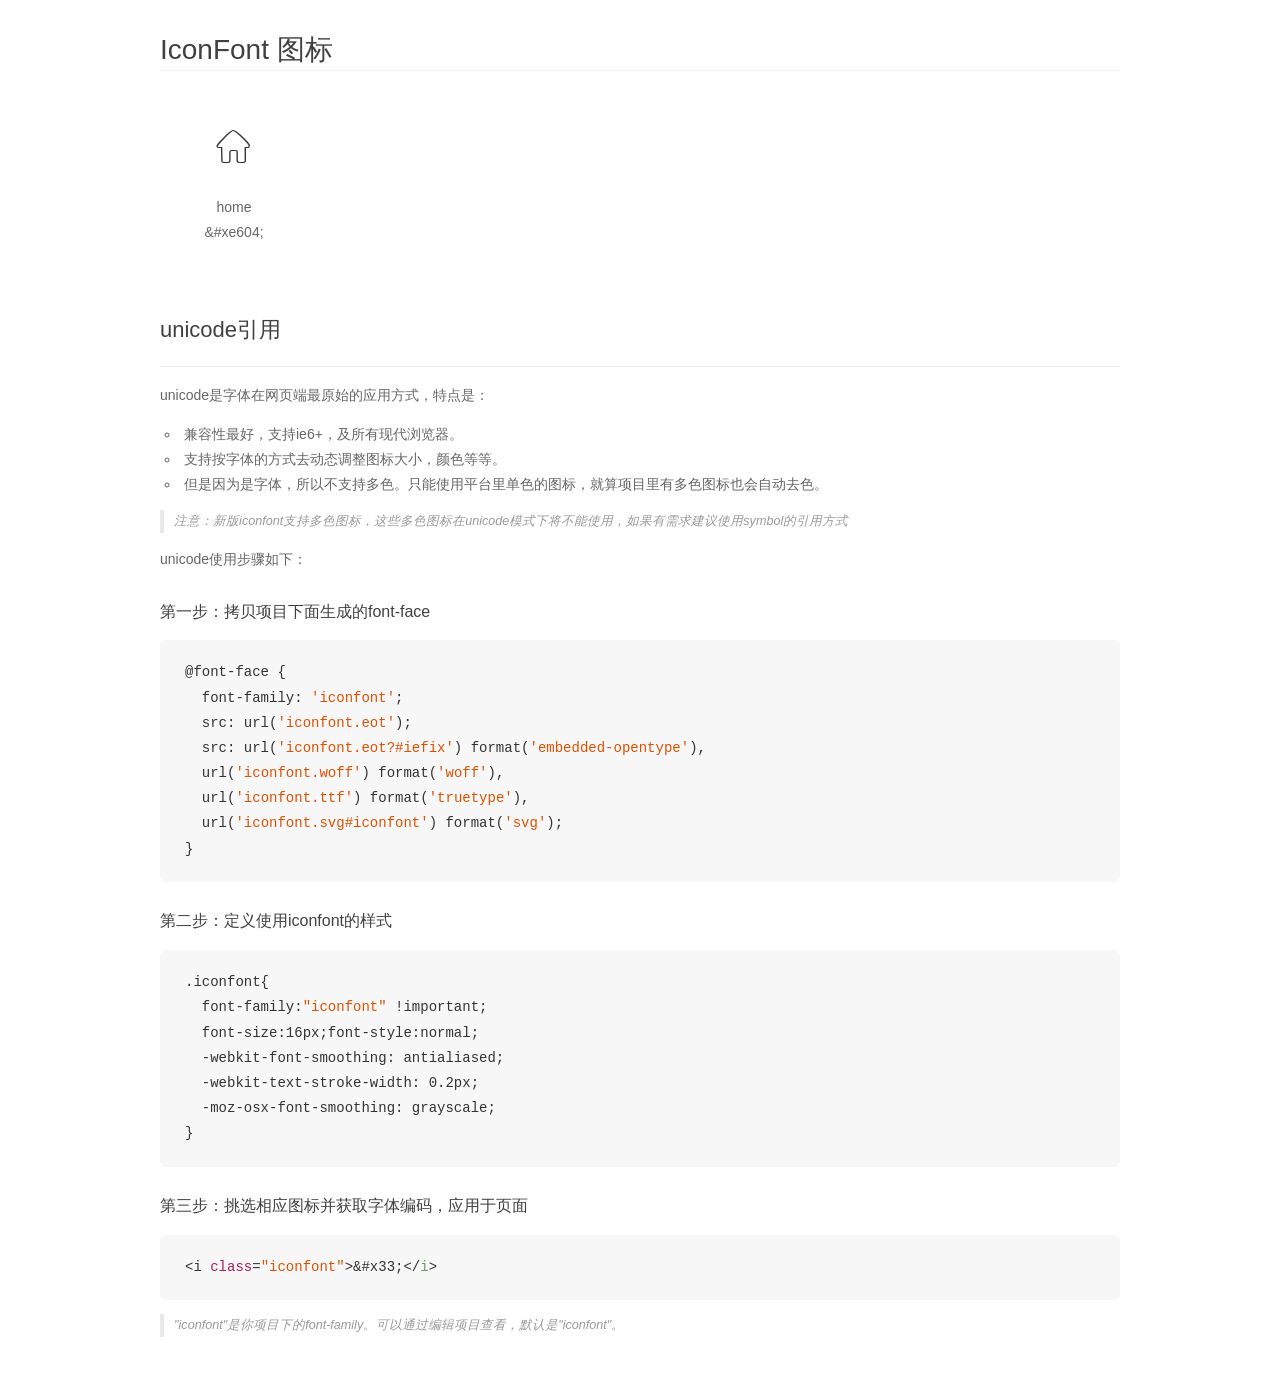
<file: font/home/demo_unicode.html>
<!DOCTYPE html>
<html>
<head>
    <meta charset="utf-8"/>
    <title>IconFont</title>
    <link rel="stylesheet" href="demo.css">

    <style type="text/css">

        @font-face {font-family: "iconfont";
          src: url('iconfont.eot'); /* IE9*/
          src: url('iconfont.eot#iefix') format('embedded-opentype'), /* IE6-IE8 */
          url('iconfont.woff') format('woff'), /* chrome, firefox */
          url('iconfont.ttf') format('truetype'), /* chrome, firefox, opera, Safari, Android, iOS 4.2+*/
          url('iconfont.svg#iconfont') format('svg'); /* iOS 4.1- */
        }

        .iconfont {
          font-family:"iconfont" !important;
          font-size:16px;
          font-style:normal;
          -webkit-font-smoothing: antialiased;
          -webkit-text-stroke-width: 0.2px;
          -moz-osx-font-smoothing: grayscale;
        }

    </style>
</head>
<body>
    <div class="main markdown">
        <h1>IconFont 图标</h1>
        <ul class="icon_lists clear">
            
                <li>
                <i class="icon iconfont">&#xe604;</i>
                    <div class="name">home</div>
                    <div class="code">&amp;#xe604;</div>
                </li>
            
        </ul>
        <h2 id="unicode-">unicode引用</h2>
        <hr>

        <p>unicode是字体在网页端最原始的应用方式，特点是：</p>
        <ul>
        <li>兼容性最好，支持ie6+，及所有现代浏览器。</li>
        <li>支持按字体的方式去动态调整图标大小，颜色等等。</li>
        <li>但是因为是字体，所以不支持多色。只能使用平台里单色的图标，就算项目里有多色图标也会自动去色。</li>
        </ul>
        <blockquote>
        <p>注意：新版iconfont支持多色图标，这些多色图标在unicode模式下将不能使用，如果有需求建议使用symbol的引用方式</p>
        </blockquote>
        <p>unicode使用步骤如下：</p>
        <h3 id="-font-face">第一步：拷贝项目下面生成的font-face</h3>
        <pre><code class="lang-js hljs javascript">@font-face {
  font-family: <span class="hljs-string">'iconfont'</span>;
  src: url(<span class="hljs-string">'iconfont.eot'</span>);
  src: url(<span class="hljs-string">'iconfont.eot?#iefix'</span>) format(<span class="hljs-string">'embedded-opentype'</span>),
  url(<span class="hljs-string">'iconfont.woff'</span>) format(<span class="hljs-string">'woff'</span>),
  url(<span class="hljs-string">'iconfont.ttf'</span>) format(<span class="hljs-string">'truetype'</span>),
  url(<span class="hljs-string">'iconfont.svg#iconfont'</span>) format(<span class="hljs-string">'svg'</span>);
}
</code></pre>
        <h3 id="-iconfont-">第二步：定义使用iconfont的样式</h3>
        <pre><code class="lang-js hljs javascript">.iconfont{
  font-family:<span class="hljs-string">"iconfont"</span> !important;
  font-size:<span class="hljs-number">16</span>px;font-style:normal;
  -webkit-font-smoothing: antialiased;
  -webkit-text-stroke-width: <span class="hljs-number">0.2</span>px;
  -moz-osx-font-smoothing: grayscale;
}
</code></pre>
        <h3 id="-">第三步：挑选相应图标并获取字体编码，应用于页面</h3>
        <pre><code class="lang-js hljs javascript">&lt;i <span class="hljs-class"><span class="hljs-keyword">class</span></span>=<span class="hljs-string">"iconfont"</span>&gt;&amp;#x33;<span class="xml"><span class="hljs-tag">&lt;/<span class="hljs-name">i</span>&gt;</span></span></code></pre>

        <blockquote>
        <p>"iconfont"是你项目下的font-family。可以通过编辑项目查看，默认是"iconfont"。</p>
        </blockquote>
    </div>


</body>
</html>
</file>
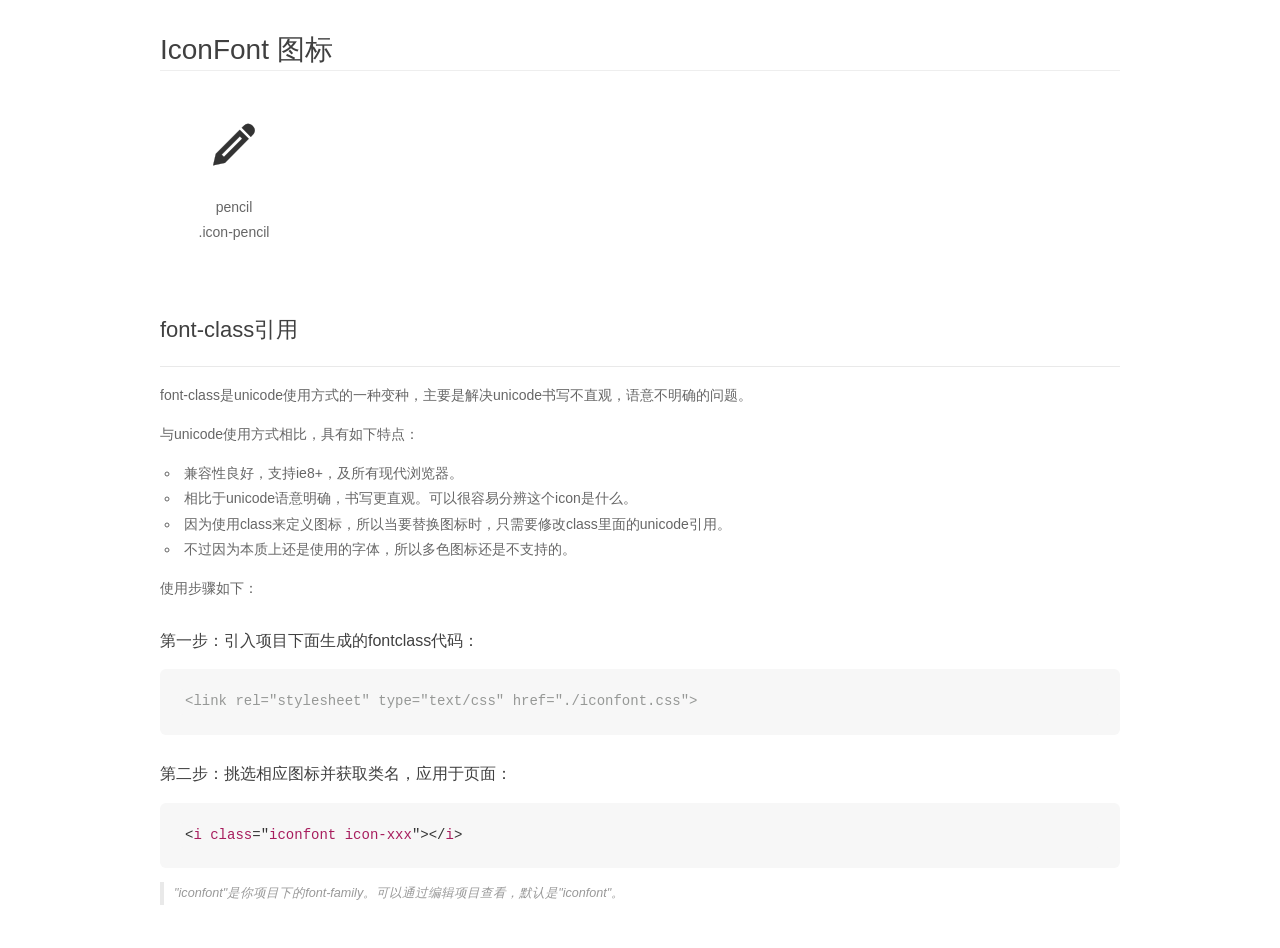
<file: font/pen/demo_fontclass.html>
<!DOCTYPE html>
<html>
<head>
    <meta charset="utf-8"/>
    <title>IconFont</title>
    <link rel="stylesheet" href="demo.css">
    <link rel="stylesheet" href="iconfont.css">
</head>
<body>
    <div class="main markdown">
        <h1>IconFont 图标</h1>
        <ul class="icon_lists clear">
            
                <li>
                <i class="icon iconfont icon-pencil"></i>
                    <div class="name">pencil</div>
                    <div class="fontclass">.icon-pencil</div>
                </li>
            
        </ul>

        <h2 id="font-class-">font-class引用</h2>
        <hr>

        <p>font-class是unicode使用方式的一种变种，主要是解决unicode书写不直观，语意不明确的问题。</p>
        <p>与unicode使用方式相比，具有如下特点：</p>
        <ul>
        <li>兼容性良好，支持ie8+，及所有现代浏览器。</li>
        <li>相比于unicode语意明确，书写更直观。可以很容易分辨这个icon是什么。</li>
        <li>因为使用class来定义图标，所以当要替换图标时，只需要修改class里面的unicode引用。</li>
        <li>不过因为本质上还是使用的字体，所以多色图标还是不支持的。</li>
        </ul>
        <p>使用步骤如下：</p>
        <h3 id="-fontclass-">第一步：引入项目下面生成的fontclass代码：</h3>


        <pre><code class="lang-js hljs javascript"><span class="hljs-comment">&lt;link rel="stylesheet" type="text/css" href="./iconfont.css"&gt;</span></code></pre>
        <h3 id="-">第二步：挑选相应图标并获取类名，应用于页面：</h3>
        <pre><code class="lang-css hljs">&lt;<span class="hljs-selector-tag">i</span> <span class="hljs-selector-tag">class</span>="<span class="hljs-selector-tag">iconfont</span> <span class="hljs-selector-tag">icon-xxx</span>"&gt;&lt;/<span class="hljs-selector-tag">i</span>&gt;</code></pre>
        <blockquote>
        <p>"iconfont"是你项目下的font-family。可以通过编辑项目查看，默认是"iconfont"。</p>
        </blockquote>
    </div>
</body>
</html>
</file>
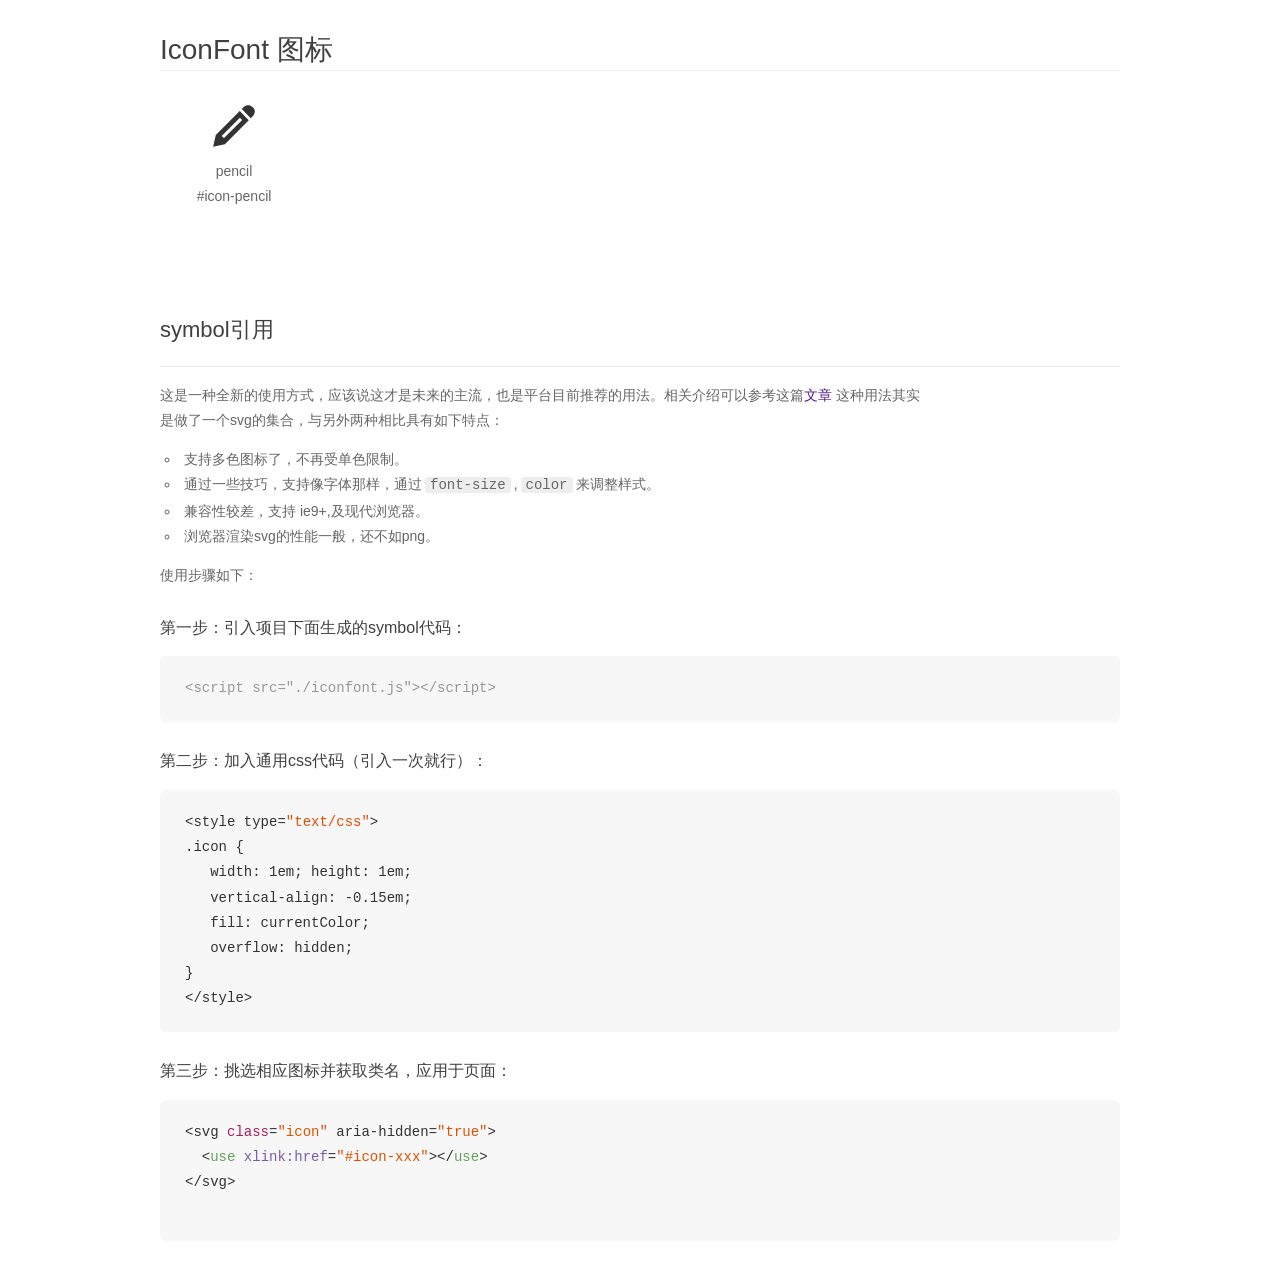
<file: font/pen/demo_symbol.html>
<!DOCTYPE html>
<html>
<head>
    <meta charset="utf-8"/>
    <title>IconFont</title>
    <link rel="stylesheet" href="demo.css">
    <script src="iconfont.js"></script>

    <style type="text/css">
        .icon {
          /* 通过设置 font-size 来改变图标大小 */
          width: 1em; height: 1em;
          /* 图标和文字相邻时，垂直对齐 */
          vertical-align: -0.15em;
          /* 通过设置 color 来改变 SVG 的颜色/fill */
          fill: currentColor;
          /* path 和 stroke 溢出 viewBox 部分在 IE 下会显示
             normalize.css 中也包含这行 */
          overflow: hidden;
        }

    </style>
</head>
<body>
    <div class="main markdown">
        <h1>IconFont 图标</h1>
        <ul class="icon_lists clear">
            
                <li>
                    <svg class="icon" aria-hidden="true">
                        <use xlink:href="#icon-pencil"></use>
                    </svg>
                    <div class="name">pencil</div>
                    <div class="fontclass">#icon-pencil</div>
                </li>
            
        </ul>


        <h2 id="symbol-">symbol引用</h2>
        <hr>

        <p>这是一种全新的使用方式，应该说这才是未来的主流，也是平台目前推荐的用法。相关介绍可以参考这篇<a href="">文章</a>
        这种用法其实是做了一个svg的集合，与另外两种相比具有如下特点：</p>
        <ul>
          <li>支持多色图标了，不再受单色限制。</li>
          <li>通过一些技巧，支持像字体那样，通过<code>font-size</code>,<code>color</code>来调整样式。</li>
          <li>兼容性较差，支持 ie9+,及现代浏览器。</li>
          <li>浏览器渲染svg的性能一般，还不如png。</li>
        </ul>
        <p>使用步骤如下：</p>
        <h3 id="-symbol-">第一步：引入项目下面生成的symbol代码：</h3>
        <pre><code class="lang-js hljs javascript"><span class="hljs-comment">&lt;script src="./iconfont.js"&gt;&lt;/script&gt;</span></code></pre>
        <h3 id="-css-">第二步：加入通用css代码（引入一次就行）：</h3>
        <pre><code class="lang-js hljs javascript">&lt;style type=<span class="hljs-string">"text/css"</span>&gt;
.icon {
   width: <span class="hljs-number">1</span>em; height: <span class="hljs-number">1</span>em;
   vertical-align: <span class="hljs-number">-0.15</span>em;
   fill: currentColor;
   overflow: hidden;
}
&lt;<span class="hljs-regexp">/style&gt;</span></code></pre>
        <h3 id="-">第三步：挑选相应图标并获取类名，应用于页面：</h3>
        <pre><code class="lang-js hljs javascript">&lt;svg <span class="hljs-class"><span class="hljs-keyword">class</span></span>=<span class="hljs-string">"icon"</span> aria-hidden=<span class="hljs-string">"true"</span>&gt;<span class="xml"><span class="hljs-tag">
  &lt;<span class="hljs-name">use</span> <span class="hljs-attr">xlink:href</span>=<span class="hljs-string">"#icon-xxx"</span>&gt;</span><span class="hljs-tag">&lt;/<span class="hljs-name">use</span>&gt;</span>
</span>&lt;<span class="hljs-regexp">/svg&gt;
        </span></code></pre>
    </div>
</body>
</html>
</file>
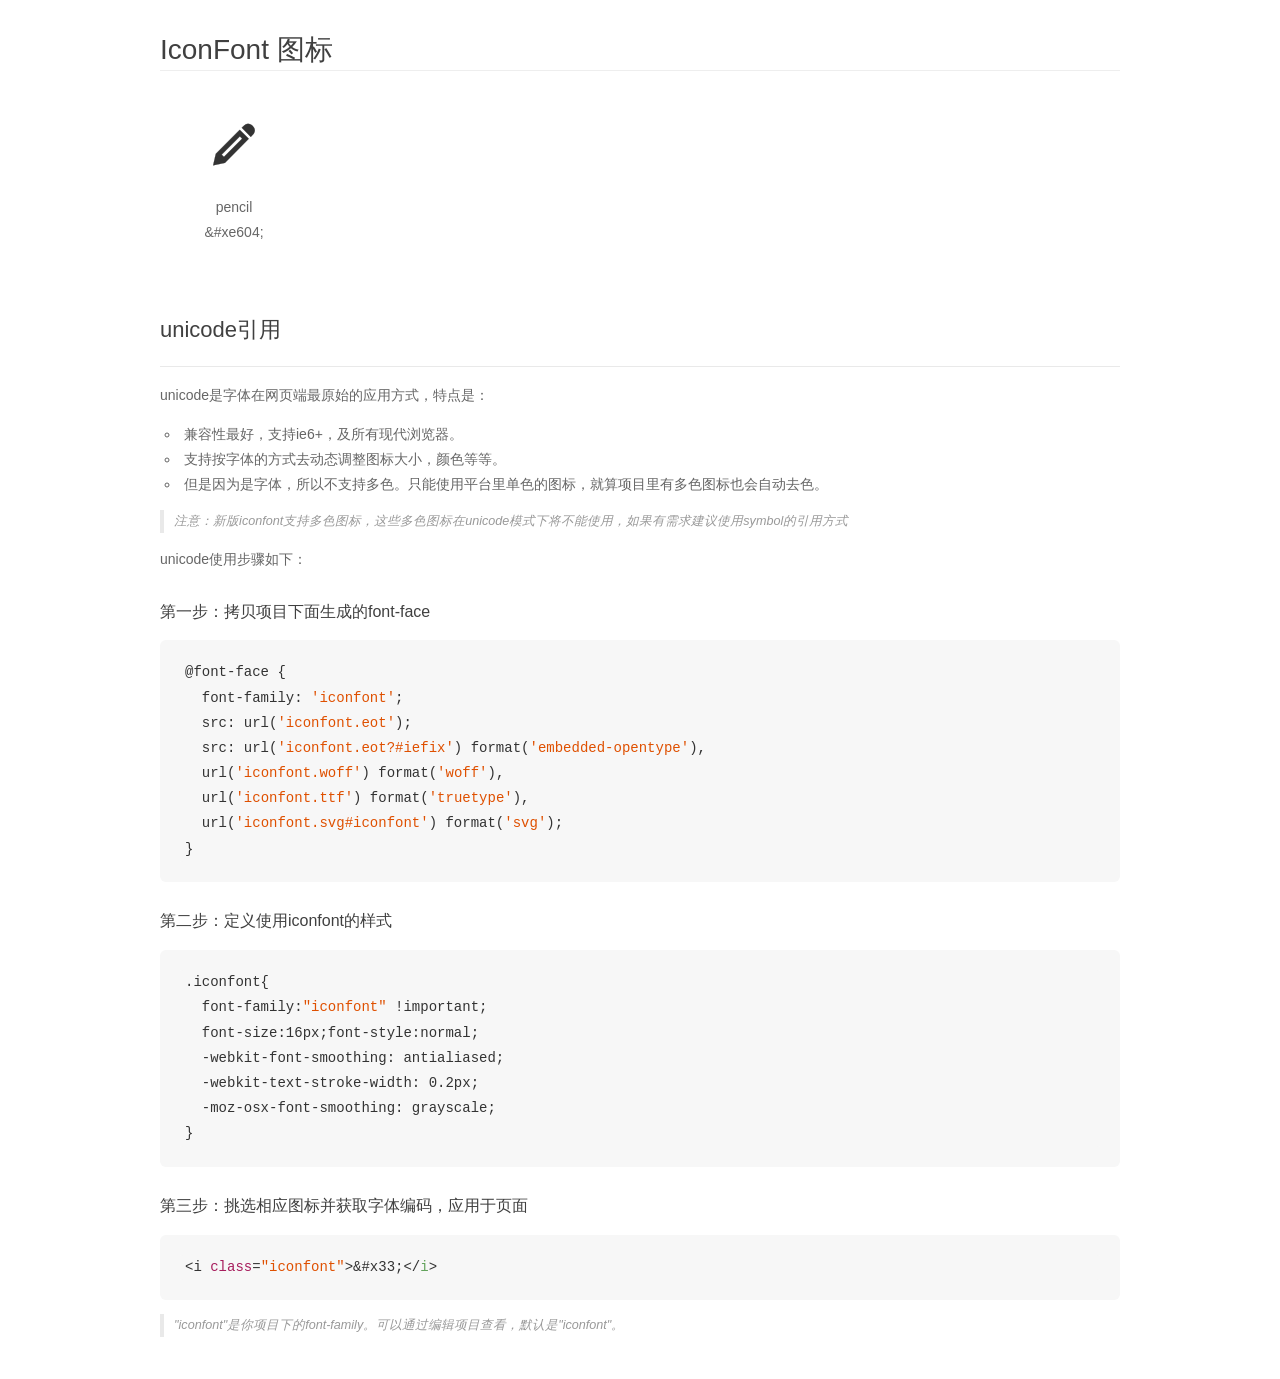
<file: font/pen/demo_unicode.html>
<!DOCTYPE html>
<html>
<head>
    <meta charset="utf-8"/>
    <title>IconFont</title>
    <link rel="stylesheet" href="demo.css">

    <style type="text/css">

        @font-face {font-family: "iconfont";
          src: url('iconfont.eot'); /* IE9*/
          src: url('iconfont.eot#iefix') format('embedded-opentype'), /* IE6-IE8 */
          url('iconfont.woff') format('woff'), /* chrome, firefox */
          url('iconfont.ttf') format('truetype'), /* chrome, firefox, opera, Safari, Android, iOS 4.2+*/
          url('iconfont.svg#iconfont') format('svg'); /* iOS 4.1- */
        }

        .iconfont {
          font-family:"iconfont" !important;
          font-size:16px;
          font-style:normal;
          -webkit-font-smoothing: antialiased;
          -webkit-text-stroke-width: 0.2px;
          -moz-osx-font-smoothing: grayscale;
        }

    </style>
</head>
<body>
    <div class="main markdown">
        <h1>IconFont 图标</h1>
        <ul class="icon_lists clear">
            
                <li>
                <i class="icon iconfont">&#xe604;</i>
                    <div class="name">pencil</div>
                    <div class="code">&amp;#xe604;</div>
                </li>
            
        </ul>
        <h2 id="unicode-">unicode引用</h2>
        <hr>

        <p>unicode是字体在网页端最原始的应用方式，特点是：</p>
        <ul>
        <li>兼容性最好，支持ie6+，及所有现代浏览器。</li>
        <li>支持按字体的方式去动态调整图标大小，颜色等等。</li>
        <li>但是因为是字体，所以不支持多色。只能使用平台里单色的图标，就算项目里有多色图标也会自动去色。</li>
        </ul>
        <blockquote>
        <p>注意：新版iconfont支持多色图标，这些多色图标在unicode模式下将不能使用，如果有需求建议使用symbol的引用方式</p>
        </blockquote>
        <p>unicode使用步骤如下：</p>
        <h3 id="-font-face">第一步：拷贝项目下面生成的font-face</h3>
        <pre><code class="lang-js hljs javascript">@font-face {
  font-family: <span class="hljs-string">'iconfont'</span>;
  src: url(<span class="hljs-string">'iconfont.eot'</span>);
  src: url(<span class="hljs-string">'iconfont.eot?#iefix'</span>) format(<span class="hljs-string">'embedded-opentype'</span>),
  url(<span class="hljs-string">'iconfont.woff'</span>) format(<span class="hljs-string">'woff'</span>),
  url(<span class="hljs-string">'iconfont.ttf'</span>) format(<span class="hljs-string">'truetype'</span>),
  url(<span class="hljs-string">'iconfont.svg#iconfont'</span>) format(<span class="hljs-string">'svg'</span>);
}
</code></pre>
        <h3 id="-iconfont-">第二步：定义使用iconfont的样式</h3>
        <pre><code class="lang-js hljs javascript">.iconfont{
  font-family:<span class="hljs-string">"iconfont"</span> !important;
  font-size:<span class="hljs-number">16</span>px;font-style:normal;
  -webkit-font-smoothing: antialiased;
  -webkit-text-stroke-width: <span class="hljs-number">0.2</span>px;
  -moz-osx-font-smoothing: grayscale;
}
</code></pre>
        <h3 id="-">第三步：挑选相应图标并获取字体编码，应用于页面</h3>
        <pre><code class="lang-js hljs javascript">&lt;i <span class="hljs-class"><span class="hljs-keyword">class</span></span>=<span class="hljs-string">"iconfont"</span>&gt;&amp;#x33;<span class="xml"><span class="hljs-tag">&lt;/<span class="hljs-name">i</span>&gt;</span></span></code></pre>

        <blockquote>
        <p>"iconfont"是你项目下的font-family。可以通过编辑项目查看，默认是"iconfont"。</p>
        </blockquote>
    </div>


</body>
</html>
</file>
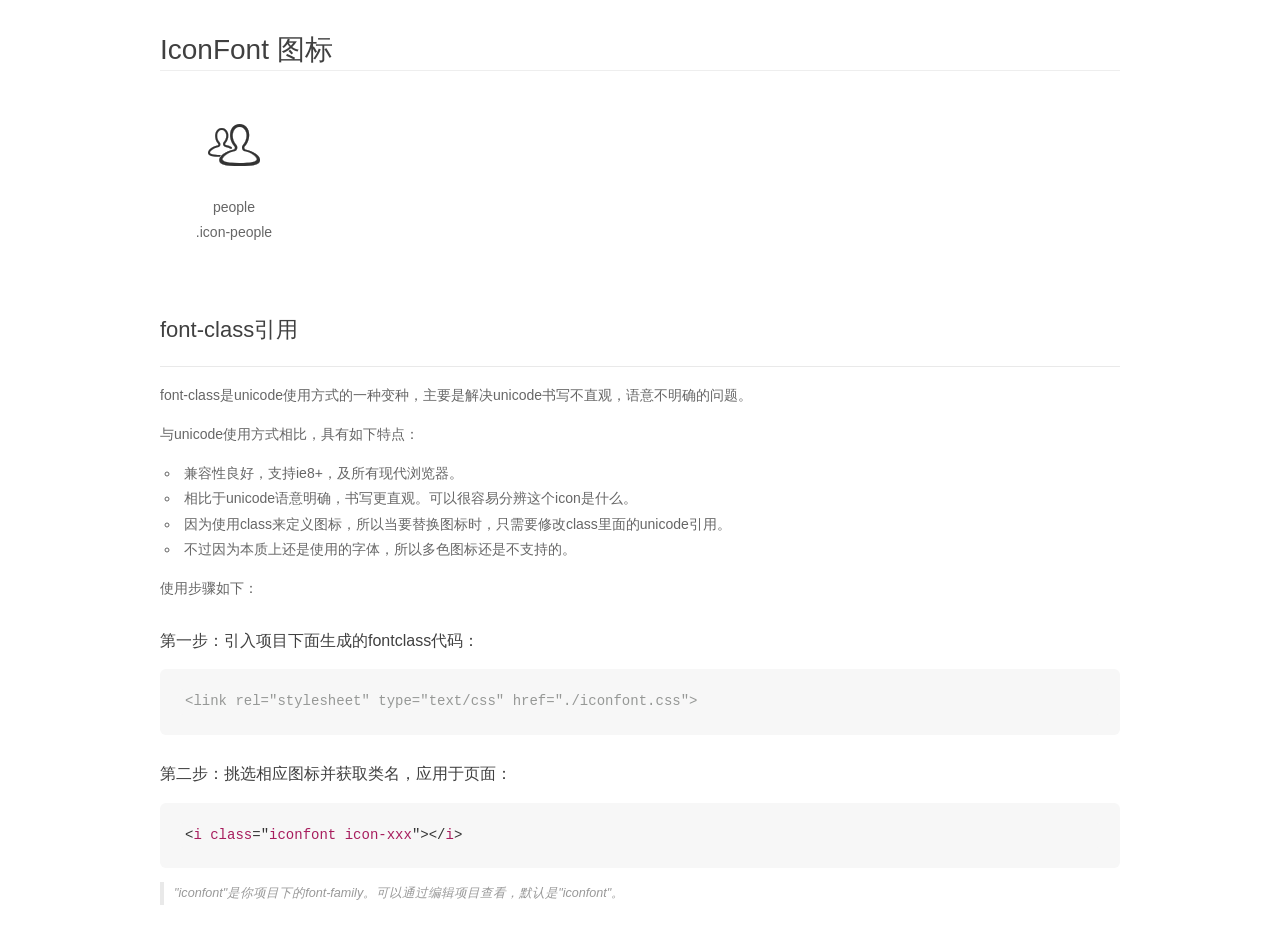
<file: font/people/demo_fontclass.html>
<!DOCTYPE html>
<html>
<head>
    <meta charset="utf-8"/>
    <title>IconFont</title>
    <link rel="stylesheet" href="demo.css">
    <link rel="stylesheet" href="iconfont.css">
</head>
<body>
    <div class="main markdown">
        <h1>IconFont 图标</h1>
        <ul class="icon_lists clear">
            
                <li>
                <i class="icon iconfont icon-people"></i>
                    <div class="name">people</div>
                    <div class="fontclass">.icon-people</div>
                </li>
            
        </ul>

        <h2 id="font-class-">font-class引用</h2>
        <hr>

        <p>font-class是unicode使用方式的一种变种，主要是解决unicode书写不直观，语意不明确的问题。</p>
        <p>与unicode使用方式相比，具有如下特点：</p>
        <ul>
        <li>兼容性良好，支持ie8+，及所有现代浏览器。</li>
        <li>相比于unicode语意明确，书写更直观。可以很容易分辨这个icon是什么。</li>
        <li>因为使用class来定义图标，所以当要替换图标时，只需要修改class里面的unicode引用。</li>
        <li>不过因为本质上还是使用的字体，所以多色图标还是不支持的。</li>
        </ul>
        <p>使用步骤如下：</p>
        <h3 id="-fontclass-">第一步：引入项目下面生成的fontclass代码：</h3>


        <pre><code class="lang-js hljs javascript"><span class="hljs-comment">&lt;link rel="stylesheet" type="text/css" href="./iconfont.css"&gt;</span></code></pre>
        <h3 id="-">第二步：挑选相应图标并获取类名，应用于页面：</h3>
        <pre><code class="lang-css hljs">&lt;<span class="hljs-selector-tag">i</span> <span class="hljs-selector-tag">class</span>="<span class="hljs-selector-tag">iconfont</span> <span class="hljs-selector-tag">icon-xxx</span>"&gt;&lt;/<span class="hljs-selector-tag">i</span>&gt;</code></pre>
        <blockquote>
        <p>"iconfont"是你项目下的font-family。可以通过编辑项目查看，默认是"iconfont"。</p>
        </blockquote>
    </div>
</body>
</html>
</file>
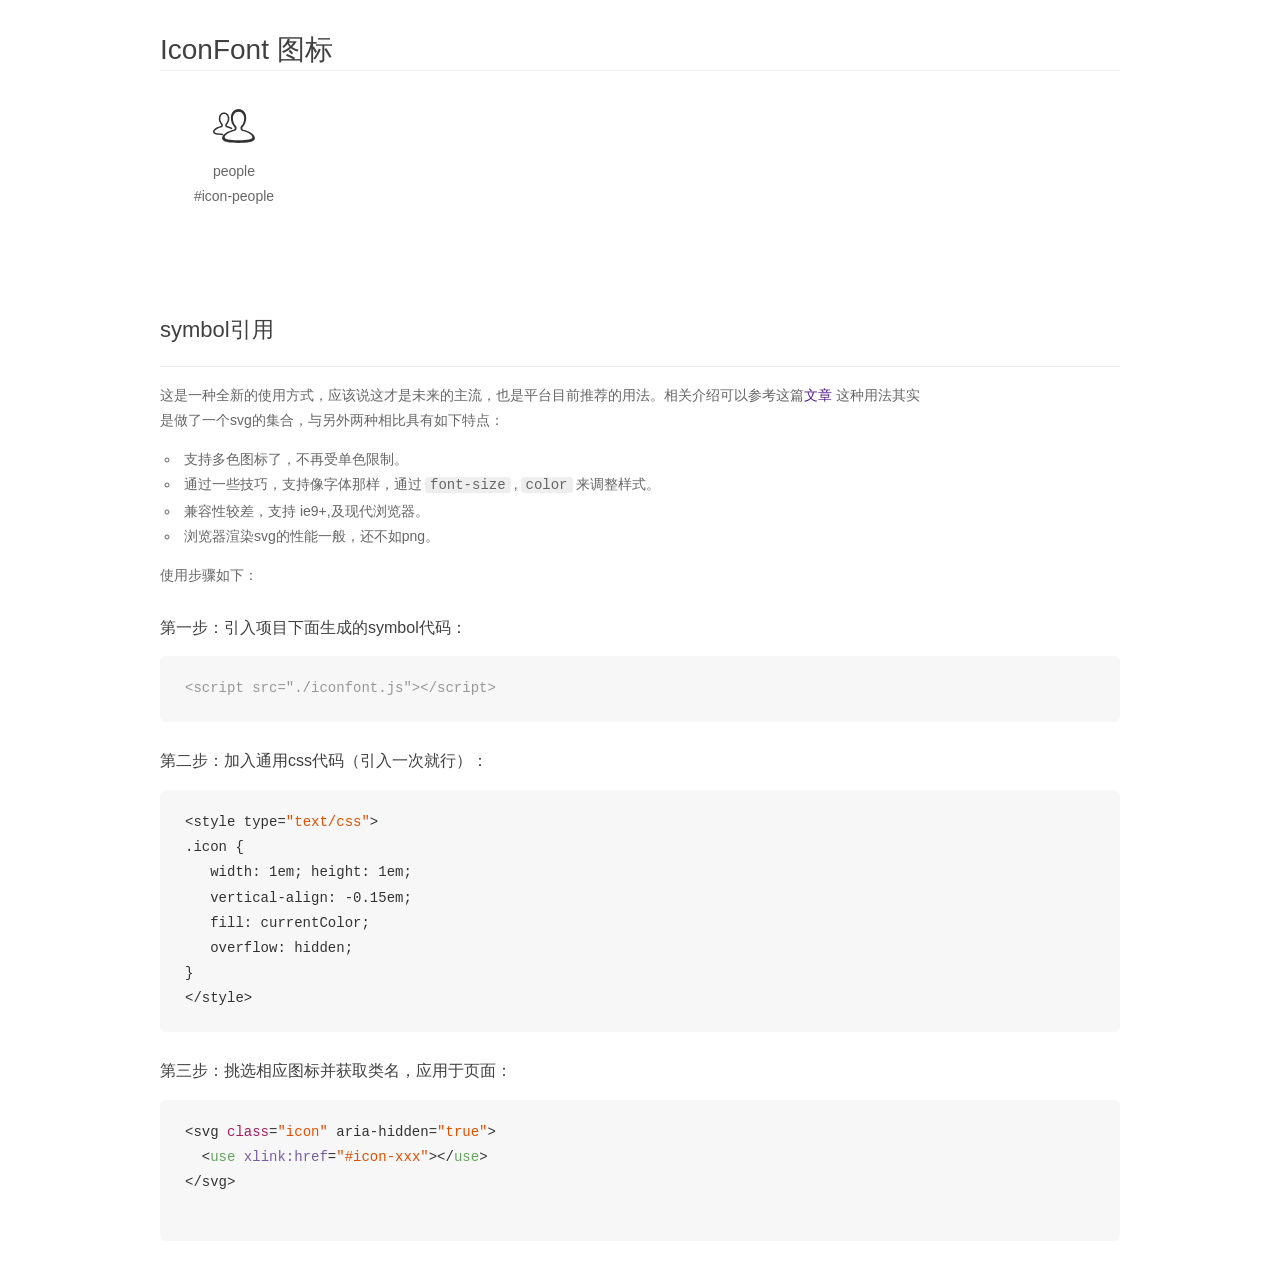
<file: font/people/demo_symbol.html>
<!DOCTYPE html>
<html>
<head>
    <meta charset="utf-8"/>
    <title>IconFont</title>
    <link rel="stylesheet" href="demo.css">
    <script src="iconfont.js"></script>

    <style type="text/css">
        .icon {
          /* 通过设置 font-size 来改变图标大小 */
          width: 1em; height: 1em;
          /* 图标和文字相邻时，垂直对齐 */
          vertical-align: -0.15em;
          /* 通过设置 color 来改变 SVG 的颜色/fill */
          fill: currentColor;
          /* path 和 stroke 溢出 viewBox 部分在 IE 下会显示
             normalize.css 中也包含这行 */
          overflow: hidden;
        }

    </style>
</head>
<body>
    <div class="main markdown">
        <h1>IconFont 图标</h1>
        <ul class="icon_lists clear">
            
                <li>
                    <svg class="icon" aria-hidden="true">
                        <use xlink:href="#icon-people"></use>
                    </svg>
                    <div class="name">people</div>
                    <div class="fontclass">#icon-people</div>
                </li>
            
        </ul>


        <h2 id="symbol-">symbol引用</h2>
        <hr>

        <p>这是一种全新的使用方式，应该说这才是未来的主流，也是平台目前推荐的用法。相关介绍可以参考这篇<a href="">文章</a>
        这种用法其实是做了一个svg的集合，与另外两种相比具有如下特点：</p>
        <ul>
          <li>支持多色图标了，不再受单色限制。</li>
          <li>通过一些技巧，支持像字体那样，通过<code>font-size</code>,<code>color</code>来调整样式。</li>
          <li>兼容性较差，支持 ie9+,及现代浏览器。</li>
          <li>浏览器渲染svg的性能一般，还不如png。</li>
        </ul>
        <p>使用步骤如下：</p>
        <h3 id="-symbol-">第一步：引入项目下面生成的symbol代码：</h3>
        <pre><code class="lang-js hljs javascript"><span class="hljs-comment">&lt;script src="./iconfont.js"&gt;&lt;/script&gt;</span></code></pre>
        <h3 id="-css-">第二步：加入通用css代码（引入一次就行）：</h3>
        <pre><code class="lang-js hljs javascript">&lt;style type=<span class="hljs-string">"text/css"</span>&gt;
.icon {
   width: <span class="hljs-number">1</span>em; height: <span class="hljs-number">1</span>em;
   vertical-align: <span class="hljs-number">-0.15</span>em;
   fill: currentColor;
   overflow: hidden;
}
&lt;<span class="hljs-regexp">/style&gt;</span></code></pre>
        <h3 id="-">第三步：挑选相应图标并获取类名，应用于页面：</h3>
        <pre><code class="lang-js hljs javascript">&lt;svg <span class="hljs-class"><span class="hljs-keyword">class</span></span>=<span class="hljs-string">"icon"</span> aria-hidden=<span class="hljs-string">"true"</span>&gt;<span class="xml"><span class="hljs-tag">
  &lt;<span class="hljs-name">use</span> <span class="hljs-attr">xlink:href</span>=<span class="hljs-string">"#icon-xxx"</span>&gt;</span><span class="hljs-tag">&lt;/<span class="hljs-name">use</span>&gt;</span>
</span>&lt;<span class="hljs-regexp">/svg&gt;
        </span></code></pre>
    </div>
</body>
</html>
</file>
<file: css/new_file.css>
@font-face {
	font-family: 'pen';
	src: url('../font/pen/iconfont.eot');
	src: url('../font/pen/iconfont.eot?#iefix') format('embedded-opentype'),
	url('../font/pen/iconfont.woff') format('woff'),
	url('../font/pen/iconfont.ttf') format('truetype'),
	url('../font/pen/iconfont.svg#iconfont') format('svg');
}

@font-face {
	font-family: 'clock';
	src: url('../font/clock/iconfont.eot');
	src: url('../font/clock/iconfont.eot?#iefix') format('embedded-opentype'),
	url('../font/clock/iconfont.woff') format('woff'),
	url('../font/clock/iconfont.ttf') format('truetype'),
	url('../font/clock/iconfont.svg#iconfont') format('svg');
}

@font-face {
	font-family: 'envelope';
	src: url('../font/envelope/iconfont.eot');
	src: url('../font/envelope/iconfont.eot?#iefix') format('embedded-opentype'),
	url('../font/envelope/iconfont.woff') format('woff'),
	url('../font/envelope/iconfont.ttf') format('truetype'),
	url('../font/envelope/iconfont.svg#iconfont') format('svg');
}

@font-face {
	font-family: 'home';
	src: url('../font/home/iconfont.eot');
	src: url('../font/home/iconfont.eot?#iefix') format('embedded-opentype'),
	url('../font/home/iconfont.woff') format('woff'),
	url('../font/home/iconfont.ttf') format('truetype'),
	url('../font/home/iconfont.svg#iconfont') format('svg');
}

@font-face {
	font-family: 'people';
	src: url('../font/people/iconfont.eot');
	src: url('../font/people/iconfont.eot?#iefix') format('embedded-opentype'),
	url('../font/people/iconfont.woff') format('woff'),
	url('../font/people/iconfont.ttf') format('truetype'),
	url('../font/people/iconfont.svg#iconfont') format('svg');
}

@font-face {
	font-family: 'setup';
	src: url('../font/setup/iconfont.eot');
	src: url('../font/setup/iconfont.eot?#iefix') format('embedded-opentype'),
	url('../font/setup/iconfont.woff') format('woff'),
	url('../font/setup/iconfont.ttf') format('truetype'),
	url('../font/setup/iconfont.svg#iconfont') format('svg');
}


* {
	padding: 0;
	margin: 0;
}

body {
	background: #E7E1CD;
}

.zhengti {
	margin: 50px auto;
	text-align: center;
	width: 1300px;
	height: 500px;
}

.content {
	margin-top: 30px;
}

ul {
	margin-left: 50px;
}

.li {
	position: relative;
	width: 200px;
	height: 230px;
	background-color: #e86a04;
	float: left;
	margin-left: 0px;
	list-style: none;
	transition: all 0.6s; 
}

.font {
	width: 80px;
	height: 80px;
	line-height: 80px;
	background-color: rgba(255,255,255,0.3);
	border-radius: 50%;
	position: absolute;
	top: 30px;
	left: 60px;
	font-size: 40px;
	color: rgba(255,255,255,0.9);
	z-index: 1;
}


.up1 {
	font-family: "pen";
}

.up2 {
	font-family: "Home";
}

.up3 {
	font-family: "Setup";
}

.up4 {
	font-family: "People";
}

.up5 {
	font-family: "Envelope";
}

.up6 {
	font-family: "Clock";
}

.b {
	background-color: #ff9600;
	transition: all 0.6s; 
}

.c {
	background-color: #44a9ca;
}

.d {
	background-color: #244588;
}

.e {
	background-color: #414752;
}

.f {
	background-color: #141e31;
}



.down {
	line-height: 50px;
	width: 200px;
	height: 50px;
	font-size: 22px;
	color: white;
	position: absolute;
	bottom: 20px;
	left: 0px;
	font-family: arial;
}

.circle {
	width: 80px;
	height: 80px;
	border-radius: 50%;
	position: absolute;
	top: 30px;
	left: 60px;
	background-color: rgba(255,255,255,0);
	transition: all 0.6s; 
	transform: scale(1.6);
}

.li:hover .circle {
	transform: scale(1);
	background-color: rgba(255,255,255,0.3);
}

.li:hover {
	height: 250px;
}

.li:hover .font {
	color: rgba(255,255,255,1);
}

.a:hover {
	border-bottom: 5px solid #be7a19;
}

.b:hover {
	border-bottom: 5px solid #a16208;
}

.c:hover {
	border-bottom: 5px solid #0a6482;
}

.d:hover {
	border-bottom: 5px solid #102859;
}

.e:hover {
	border-bottom: 5px solid #1b2028;
}

.f:hover {
	border-bottom: 5px solid #0b111b;
}
</file>
<file: font/clock/demo.css>
*{margin: 0;padding: 0;list-style: none;}
/*
KISSY CSS Reset
理念：1. reset 的目的不是清除浏览器的默认样式，这仅是部分工作。清除和重置是紧密不可分的。
2. reset 的目的不是让默认样式在所有浏览器下一致，而是减少默认样式有可能带来的问题。
3. reset 期望提供一套普适通用的基础样式。但没有银弹，推荐根据具体需求，裁剪和修改后再使用。
特色：1. 适应中文；2. 基于最新主流浏览器。
维护：玉伯<lifesinger@gmail.com>, 正淳<ragecarrier@gmail.com>
 */

/** 清除内外边距 **/
body, h1, h2, h3, h4, h5, h6, hr, p, blockquote, /* structural elements 结构元素 */
dl, dt, dd, ul, ol, li, /* list elements 列表元素 */
pre, /* text formatting elements 文本格式元素 */
form, fieldset, legend, button, input, textarea, /* form elements 表单元素 */
th, td /* table elements 表格元素 */ {
  margin: 0;
  padding: 0;
}

/** 设置默认字体 **/
body,
button, input, select, textarea /* for ie */ {
  font: 12px/1.5 tahoma, arial, \5b8b\4f53, sans-serif;
}
h1, h2, h3, h4, h5, h6 { font-size: 100%; }
address, cite, dfn, em, var { font-style: normal; } /* 将斜体扶正 */
code, kbd, pre, samp { font-family: courier new, courier, monospace; } /* 统一等宽字体 */
small { font-size: 12px; } /* 小于 12px 的中文很难阅读，让 small 正常化 */

/** 重置列表元素 **/
ul, ol { list-style: none; }

/** 重置文本格式元素 **/
a { text-decoration: none; }
a:hover { text-decoration: underline; }


/** 重置表单元素 **/
legend { color: #000; } /* for ie6 */
fieldset, img { border: 0; } /* img 搭车：让链接里的 img 无边框 */
button, input, select, textarea { font-size: 100%; } /* 使得表单元素在 ie 下能继承字体大小 */
/* 注：optgroup 无法扶正 */

/** 重置表格元素 **/
table { border-collapse: collapse; border-spacing: 0; }

/* 清除浮动 */
.ks-clear:after, .clear:after {
  content: '\20';
  display: block;
  height: 0;
  clear: both;
}
.ks-clear, .clear {
  *zoom: 1;
}

.main {
  padding: 30px 100px;
width: 960px;
margin: 0 auto;
}
.main h1{font-size:36px; color:#333; text-align:left;margin-bottom:30px; border-bottom: 1px solid #eee;}

.helps{margin-top:40px;}
.helps pre{
  padding:20px;
  margin:10px 0;
  border:solid 1px #e7e1cd;
  background-color: #fffdef;
  overflow: auto;
}

.icon_lists{
  width: 100% !important;

}

.icon_lists li{
  float:left;
  width: 100px;
  height:180px;
  text-align: center;
  list-style: none !important;
}
.icon_lists .icon{
  font-size: 42px;
  line-height: 100px;
  margin: 10px 0;
  color:#333;
  -webkit-transition: font-size 0.25s ease-out 0s;
  -moz-transition: font-size 0.25s ease-out 0s;
  transition: font-size 0.25s ease-out 0s;

}
.icon_lists .icon:hover{
  font-size: 100px;
}



.markdown {
  color: #666;
  font-size: 14px;
  line-height: 1.8;
}

.highlight {
  line-height: 1.5;
}

.markdown img {
  vertical-align: middle;
  max-width: 100%;
}

.markdown h1 {
  color: #404040;
  font-weight: 500;
  line-height: 40px;
  margin-bottom: 24px;
}

.markdown h2,
.markdown h3,
.markdown h4,
.markdown h5,
.markdown h6 {
  color: #404040;
  margin: 1.6em 0 0.6em 0;
  font-weight: 500;
  clear: both;
}

.markdown h1 {
  font-size: 28px;
}

.markdown h2 {
  font-size: 22px;
}

.markdown h3 {
  font-size: 16px;
}

.markdown h4 {
  font-size: 14px;
}

.markdown h5 {
  font-size: 12px;
}

.markdown h6 {
  font-size: 12px;
}

.markdown hr {
  height: 1px;
  border: 0;
  background: #e9e9e9;
  margin: 16px 0;
  clear: both;
}

.markdown p,
.markdown pre {
  margin: 1em 0;
}

.markdown > p,
.markdown > blockquote,
.markdown > .highlight,
.markdown > ol,
.markdown > ul {
  width: 80%;
}

.markdown ul > li {
  list-style: circle;
}

.markdown > ul li,
.markdown blockquote ul > li {
  margin-left: 20px;
  padding-left: 4px;
}

.markdown > ul li p,
.markdown > ol li p {
  margin: 0.6em 0;
}

.markdown ol > li {
  list-style: decimal;
}

.markdown > ol li,
.markdown blockquote ol > li {
  margin-left: 20px;
  padding-left: 4px;
}

.markdown code {
  margin: 0 3px;
  padding: 0 5px;
  background: #eee;
  border-radius: 3px;
}

.markdown pre {
  border-radius: 6px;
  background: #f7f7f7;
  padding: 20px;
}

.markdown pre code {
  border: none;
  background: #f7f7f7;
  margin: 0;
}

.markdown strong,
.markdown b {
  font-weight: 600;
}

.markdown > table {
  border-collapse: collapse;
  border-spacing: 0px;
  empty-cells: show;
  border: 1px solid #e9e9e9;
  width: 95%;
  margin-bottom: 24px;
}

.markdown > table th {
  white-space: nowrap;
  color: #333;
  font-weight: 600;

}

.markdown > table th,
.markdown > table td {
  border: 1px solid #e9e9e9;
  padding: 8px 16px;
  text-align: left;
}

.markdown > table th {
  background: #F7F7F7;
}

.markdown blockquote {
  font-size: 90%;
  color: #999;
  border-left: 4px solid #e9e9e9;
  padding-left: 0.8em;
  margin: 1em 0;
  font-style: italic;
}

.markdown blockquote p {
  margin: 0;
}

.markdown .anchor {
  opacity: 0;
  transition: opacity 0.3s ease;
  margin-left: 8px;
}

.markdown .waiting {
  color: #ccc;
}

.markdown h1:hover .anchor,
.markdown h2:hover .anchor,
.markdown h3:hover .anchor,
.markdown h4:hover .anchor,
.markdown h5:hover .anchor,
.markdown h6:hover .anchor {
  opacity: 1;
  display: inline-block;
}

.markdown > br,
.markdown > p > br {
  clear: both;
}


.hljs {
  display: block;
  background: white;
  padding: 0.5em;
  color: #333333;
  overflow-x: auto;
}

.hljs-comment,
.hljs-meta {
  color: #969896;
}

.hljs-string,
.hljs-variable,
.hljs-template-variable,
.hljs-strong,
.hljs-emphasis,
.hljs-quote {
  color: #df5000;
}

.hljs-keyword,
.hljs-selector-tag,
.hljs-type {
  color: #a71d5d;
}

.hljs-literal,
.hljs-symbol,
.hljs-bullet,
.hljs-attribute {
  color: #0086b3;
}

.hljs-section,
.hljs-name {
  color: #63a35c;
}

.hljs-tag {
  color: #333333;
}

.hljs-title,
.hljs-attr,
.hljs-selector-id,
.hljs-selector-class,
.hljs-selector-attr,
.hljs-selector-pseudo {
  color: #795da3;
}

.hljs-addition {
  color: #55a532;
  background-color: #eaffea;
}

.hljs-deletion {
  color: #bd2c00;
  background-color: #ffecec;
}

.hljs-link {
  text-decoration: underline;
}

pre{
  background: #fff;
}
</file>
<file: font/clock/iconfont.css>
@font-face {font-family: "iconfont";
  src: url('iconfont.eot?t=1481164534968'); /* IE9*/
  src: url('iconfont.eot?t=1481164534968#iefix') format('embedded-opentype'), /* IE6-IE8 */
  url('iconfont.woff?t=1481164534968') format('woff'), /* chrome, firefox */
  url('iconfont.ttf?t=1481164534968') format('truetype'), /* chrome, firefox, opera, Safari, Android, iOS 4.2+*/
  url('iconfont.svg?t=1481164534968#iconfont') format('svg'); /* iOS 4.1- */
}

.iconfont {
  font-family:"iconfont" !important;
  font-size:16px;
  font-style:normal;
  -webkit-font-smoothing: antialiased;
  -webkit-text-stroke-width: 0.2px;
  -moz-osx-font-smoothing: grayscale;
}

.icon-zhong:before { content: "\e645"; }
</file>
<file: font/envelope/demo.css>
*{margin: 0;padding: 0;list-style: none;}
/*
KISSY CSS Reset
理念：1. reset 的目的不是清除浏览器的默认样式，这仅是部分工作。清除和重置是紧密不可分的。
2. reset 的目的不是让默认样式在所有浏览器下一致，而是减少默认样式有可能带来的问题。
3. reset 期望提供一套普适通用的基础样式。但没有银弹，推荐根据具体需求，裁剪和修改后再使用。
特色：1. 适应中文；2. 基于最新主流浏览器。
维护：玉伯<lifesinger@gmail.com>, 正淳<ragecarrier@gmail.com>
 */

/** 清除内外边距 **/
body, h1, h2, h3, h4, h5, h6, hr, p, blockquote, /* structural elements 结构元素 */
dl, dt, dd, ul, ol, li, /* list elements 列表元素 */
pre, /* text formatting elements 文本格式元素 */
form, fieldset, legend, button, input, textarea, /* form elements 表单元素 */
th, td /* table elements 表格元素 */ {
  margin: 0;
  padding: 0;
}

/** 设置默认字体 **/
body,
button, input, select, textarea /* for ie */ {
  font: 12px/1.5 tahoma, arial, \5b8b\4f53, sans-serif;
}
h1, h2, h3, h4, h5, h6 { font-size: 100%; }
address, cite, dfn, em, var { font-style: normal; } /* 将斜体扶正 */
code, kbd, pre, samp { font-family: courier new, courier, monospace; } /* 统一等宽字体 */
small { font-size: 12px; } /* 小于 12px 的中文很难阅读，让 small 正常化 */

/** 重置列表元素 **/
ul, ol { list-style: none; }

/** 重置文本格式元素 **/
a { text-decoration: none; }
a:hover { text-decoration: underline; }


/** 重置表单元素 **/
legend { color: #000; } /* for ie6 */
fieldset, img { border: 0; } /* img 搭车：让链接里的 img 无边框 */
button, input, select, textarea { font-size: 100%; } /* 使得表单元素在 ie 下能继承字体大小 */
/* 注：optgroup 无法扶正 */

/** 重置表格元素 **/
table { border-collapse: collapse; border-spacing: 0; }

/* 清除浮动 */
.ks-clear:after, .clear:after {
  content: '\20';
  display: block;
  height: 0;
  clear: both;
}
.ks-clear, .clear {
  *zoom: 1;
}

.main {
  padding: 30px 100px;
width: 960px;
margin: 0 auto;
}
.main h1{font-size:36px; color:#333; text-align:left;margin-bottom:30px; border-bottom: 1px solid #eee;}

.helps{margin-top:40px;}
.helps pre{
  padding:20px;
  margin:10px 0;
  border:solid 1px #e7e1cd;
  background-color: #fffdef;
  overflow: auto;
}

.icon_lists{
  width: 100% !important;

}

.icon_lists li{
  float:left;
  width: 100px;
  height:180px;
  text-align: center;
  list-style: none !important;
}
.icon_lists .icon{
  font-size: 42px;
  line-height: 100px;
  margin: 10px 0;
  color:#333;
  -webkit-transition: font-size 0.25s ease-out 0s;
  -moz-transition: font-size 0.25s ease-out 0s;
  transition: font-size 0.25s ease-out 0s;

}
.icon_lists .icon:hover{
  font-size: 100px;
}



.markdown {
  color: #666;
  font-size: 14px;
  line-height: 1.8;
}

.highlight {
  line-height: 1.5;
}

.markdown img {
  vertical-align: middle;
  max-width: 100%;
}

.markdown h1 {
  color: #404040;
  font-weight: 500;
  line-height: 40px;
  margin-bottom: 24px;
}

.markdown h2,
.markdown h3,
.markdown h4,
.markdown h5,
.markdown h6 {
  color: #404040;
  margin: 1.6em 0 0.6em 0;
  font-weight: 500;
  clear: both;
}

.markdown h1 {
  font-size: 28px;
}

.markdown h2 {
  font-size: 22px;
}

.markdown h3 {
  font-size: 16px;
}

.markdown h4 {
  font-size: 14px;
}

.markdown h5 {
  font-size: 12px;
}

.markdown h6 {
  font-size: 12px;
}

.markdown hr {
  height: 1px;
  border: 0;
  background: #e9e9e9;
  margin: 16px 0;
  clear: both;
}

.markdown p,
.markdown pre {
  margin: 1em 0;
}

.markdown > p,
.markdown > blockquote,
.markdown > .highlight,
.markdown > ol,
.markdown > ul {
  width: 80%;
}

.markdown ul > li {
  list-style: circle;
}

.markdown > ul li,
.markdown blockquote ul > li {
  margin-left: 20px;
  padding-left: 4px;
}

.markdown > ul li p,
.markdown > ol li p {
  margin: 0.6em 0;
}

.markdown ol > li {
  list-style: decimal;
}

.markdown > ol li,
.markdown blockquote ol > li {
  margin-left: 20px;
  padding-left: 4px;
}

.markdown code {
  margin: 0 3px;
  padding: 0 5px;
  background: #eee;
  border-radius: 3px;
}

.markdown pre {
  border-radius: 6px;
  background: #f7f7f7;
  padding: 20px;
}

.markdown pre code {
  border: none;
  background: #f7f7f7;
  margin: 0;
}

.markdown strong,
.markdown b {
  font-weight: 600;
}

.markdown > table {
  border-collapse: collapse;
  border-spacing: 0px;
  empty-cells: show;
  border: 1px solid #e9e9e9;
  width: 95%;
  margin-bottom: 24px;
}

.markdown > table th {
  white-space: nowrap;
  color: #333;
  font-weight: 600;

}

.markdown > table th,
.markdown > table td {
  border: 1px solid #e9e9e9;
  padding: 8px 16px;
  text-align: left;
}

.markdown > table th {
  background: #F7F7F7;
}

.markdown blockquote {
  font-size: 90%;
  color: #999;
  border-left: 4px solid #e9e9e9;
  padding-left: 0.8em;
  margin: 1em 0;
  font-style: italic;
}

.markdown blockquote p {
  margin: 0;
}

.markdown .anchor {
  opacity: 0;
  transition: opacity 0.3s ease;
  margin-left: 8px;
}

.markdown .waiting {
  color: #ccc;
}

.markdown h1:hover .anchor,
.markdown h2:hover .anchor,
.markdown h3:hover .anchor,
.markdown h4:hover .anchor,
.markdown h5:hover .anchor,
.markdown h6:hover .anchor {
  opacity: 1;
  display: inline-block;
}

.markdown > br,
.markdown > p > br {
  clear: both;
}


.hljs {
  display: block;
  background: white;
  padding: 0.5em;
  color: #333333;
  overflow-x: auto;
}

.hljs-comment,
.hljs-meta {
  color: #969896;
}

.hljs-string,
.hljs-variable,
.hljs-template-variable,
.hljs-strong,
.hljs-emphasis,
.hljs-quote {
  color: #df5000;
}

.hljs-keyword,
.hljs-selector-tag,
.hljs-type {
  color: #a71d5d;
}

.hljs-literal,
.hljs-symbol,
.hljs-bullet,
.hljs-attribute {
  color: #0086b3;
}

.hljs-section,
.hljs-name {
  color: #63a35c;
}

.hljs-tag {
  color: #333333;
}

.hljs-title,
.hljs-attr,
.hljs-selector-id,
.hljs-selector-class,
.hljs-selector-attr,
.hljs-selector-pseudo {
  color: #795da3;
}

.hljs-addition {
  color: #55a532;
  background-color: #eaffea;
}

.hljs-deletion {
  color: #bd2c00;
  background-color: #ffecec;
}

.hljs-link {
  text-decoration: underline;
}

pre{
  background: #fff;
}
</file>
<file: font/envelope/iconfont.css>
@font-face {font-family: "iconfont";
  src: url('iconfont.eot?t=1481164486380'); /* IE9*/
  src: url('iconfont.eot?t=1481164486380#iefix') format('embedded-opentype'), /* IE6-IE8 */
  url('iconfont.woff?t=1481164486380') format('woff'), /* chrome, firefox */
  url('iconfont.ttf?t=1481164486380') format('truetype'), /* chrome, firefox, opera, Safari, Android, iOS 4.2+*/
  url('iconfont.svg?t=1481164486380#iconfont') format('svg'); /* iOS 4.1- */
}

.iconfont {
  font-family:"iconfont" !important;
  font-size:16px;
  font-style:normal;
  -webkit-font-smoothing: antialiased;
  -webkit-text-stroke-width: 0.2px;
  -moz-osx-font-smoothing: grayscale;
}

.icon-xinfengpsd:before { content: "\e630"; }
</file>
<file: font/home/demo.css>
*{margin: 0;padding: 0;list-style: none;}
/*
KISSY CSS Reset
理念：1. reset 的目的不是清除浏览器的默认样式，这仅是部分工作。清除和重置是紧密不可分的。
2. reset 的目的不是让默认样式在所有浏览器下一致，而是减少默认样式有可能带来的问题。
3. reset 期望提供一套普适通用的基础样式。但没有银弹，推荐根据具体需求，裁剪和修改后再使用。
特色：1. 适应中文；2. 基于最新主流浏览器。
维护：玉伯<lifesinger@gmail.com>, 正淳<ragecarrier@gmail.com>
 */

/** 清除内外边距 **/
body, h1, h2, h3, h4, h5, h6, hr, p, blockquote, /* structural elements 结构元素 */
dl, dt, dd, ul, ol, li, /* list elements 列表元素 */
pre, /* text formatting elements 文本格式元素 */
form, fieldset, legend, button, input, textarea, /* form elements 表单元素 */
th, td /* table elements 表格元素 */ {
  margin: 0;
  padding: 0;
}

/** 设置默认字体 **/
body,
button, input, select, textarea /* for ie */ {
  font: 12px/1.5 tahoma, arial, \5b8b\4f53, sans-serif;
}
h1, h2, h3, h4, h5, h6 { font-size: 100%; }
address, cite, dfn, em, var { font-style: normal; } /* 将斜体扶正 */
code, kbd, pre, samp { font-family: courier new, courier, monospace; } /* 统一等宽字体 */
small { font-size: 12px; } /* 小于 12px 的中文很难阅读，让 small 正常化 */

/** 重置列表元素 **/
ul, ol { list-style: none; }

/** 重置文本格式元素 **/
a { text-decoration: none; }
a:hover { text-decoration: underline; }


/** 重置表单元素 **/
legend { color: #000; } /* for ie6 */
fieldset, img { border: 0; } /* img 搭车：让链接里的 img 无边框 */
button, input, select, textarea { font-size: 100%; } /* 使得表单元素在 ie 下能继承字体大小 */
/* 注：optgroup 无法扶正 */

/** 重置表格元素 **/
table { border-collapse: collapse; border-spacing: 0; }

/* 清除浮动 */
.ks-clear:after, .clear:after {
  content: '\20';
  display: block;
  height: 0;
  clear: both;
}
.ks-clear, .clear {
  *zoom: 1;
}

.main {
  padding: 30px 100px;
width: 960px;
margin: 0 auto;
}
.main h1{font-size:36px; color:#333; text-align:left;margin-bottom:30px; border-bottom: 1px solid #eee;}

.helps{margin-top:40px;}
.helps pre{
  padding:20px;
  margin:10px 0;
  border:solid 1px #e7e1cd;
  background-color: #fffdef;
  overflow: auto;
}

.icon_lists{
  width: 100% !important;

}

.icon_lists li{
  float:left;
  width: 100px;
  height:180px;
  text-align: center;
  list-style: none !important;
}
.icon_lists .icon{
  font-size: 42px;
  line-height: 100px;
  margin: 10px 0;
  color:#333;
  -webkit-transition: font-size 0.25s ease-out 0s;
  -moz-transition: font-size 0.25s ease-out 0s;
  transition: font-size 0.25s ease-out 0s;

}
.icon_lists .icon:hover{
  font-size: 100px;
}



.markdown {
  color: #666;
  font-size: 14px;
  line-height: 1.8;
}

.highlight {
  line-height: 1.5;
}

.markdown img {
  vertical-align: middle;
  max-width: 100%;
}

.markdown h1 {
  color: #404040;
  font-weight: 500;
  line-height: 40px;
  margin-bottom: 24px;
}

.markdown h2,
.markdown h3,
.markdown h4,
.markdown h5,
.markdown h6 {
  color: #404040;
  margin: 1.6em 0 0.6em 0;
  font-weight: 500;
  clear: both;
}

.markdown h1 {
  font-size: 28px;
}

.markdown h2 {
  font-size: 22px;
}

.markdown h3 {
  font-size: 16px;
}

.markdown h4 {
  font-size: 14px;
}

.markdown h5 {
  font-size: 12px;
}

.markdown h6 {
  font-size: 12px;
}

.markdown hr {
  height: 1px;
  border: 0;
  background: #e9e9e9;
  margin: 16px 0;
  clear: both;
}

.markdown p,
.markdown pre {
  margin: 1em 0;
}

.markdown > p,
.markdown > blockquote,
.markdown > .highlight,
.markdown > ol,
.markdown > ul {
  width: 80%;
}

.markdown ul > li {
  list-style: circle;
}

.markdown > ul li,
.markdown blockquote ul > li {
  margin-left: 20px;
  padding-left: 4px;
}

.markdown > ul li p,
.markdown > ol li p {
  margin: 0.6em 0;
}

.markdown ol > li {
  list-style: decimal;
}

.markdown > ol li,
.markdown blockquote ol > li {
  margin-left: 20px;
  padding-left: 4px;
}

.markdown code {
  margin: 0 3px;
  padding: 0 5px;
  background: #eee;
  border-radius: 3px;
}

.markdown pre {
  border-radius: 6px;
  background: #f7f7f7;
  padding: 20px;
}

.markdown pre code {
  border: none;
  background: #f7f7f7;
  margin: 0;
}

.markdown strong,
.markdown b {
  font-weight: 600;
}

.markdown > table {
  border-collapse: collapse;
  border-spacing: 0px;
  empty-cells: show;
  border: 1px solid #e9e9e9;
  width: 95%;
  margin-bottom: 24px;
}

.markdown > table th {
  white-space: nowrap;
  color: #333;
  font-weight: 600;

}

.markdown > table th,
.markdown > table td {
  border: 1px solid #e9e9e9;
  padding: 8px 16px;
  text-align: left;
}

.markdown > table th {
  background: #F7F7F7;
}

.markdown blockquote {
  font-size: 90%;
  color: #999;
  border-left: 4px solid #e9e9e9;
  padding-left: 0.8em;
  margin: 1em 0;
  font-style: italic;
}

.markdown blockquote p {
  margin: 0;
}

.markdown .anchor {
  opacity: 0;
  transition: opacity 0.3s ease;
  margin-left: 8px;
}

.markdown .waiting {
  color: #ccc;
}

.markdown h1:hover .anchor,
.markdown h2:hover .anchor,
.markdown h3:hover .anchor,
.markdown h4:hover .anchor,
.markdown h5:hover .anchor,
.markdown h6:hover .anchor {
  opacity: 1;
  display: inline-block;
}

.markdown > br,
.markdown > p > br {
  clear: both;
}


.hljs {
  display: block;
  background: white;
  padding: 0.5em;
  color: #333333;
  overflow-x: auto;
}

.hljs-comment,
.hljs-meta {
  color: #969896;
}

.hljs-string,
.hljs-variable,
.hljs-template-variable,
.hljs-strong,
.hljs-emphasis,
.hljs-quote {
  color: #df5000;
}

.hljs-keyword,
.hljs-selector-tag,
.hljs-type {
  color: #a71d5d;
}

.hljs-literal,
.hljs-symbol,
.hljs-bullet,
.hljs-attribute {
  color: #0086b3;
}

.hljs-section,
.hljs-name {
  color: #63a35c;
}

.hljs-tag {
  color: #333333;
}

.hljs-title,
.hljs-attr,
.hljs-selector-id,
.hljs-selector-class,
.hljs-selector-attr,
.hljs-selector-pseudo {
  color: #795da3;
}

.hljs-addition {
  color: #55a532;
  background-color: #eaffea;
}

.hljs-deletion {
  color: #bd2c00;
  background-color: #ffecec;
}

.hljs-link {
  text-decoration: underline;
}

pre{
  background: #fff;
}
</file>
<file: font/home/iconfont.css>
@font-face {font-family: "iconfont";
  src: url('iconfont.eot?t=1481164587501'); /* IE9*/
  src: url('iconfont.eot?t=1481164587501#iefix') format('embedded-opentype'), /* IE6-IE8 */
  url('iconfont.woff?t=1481164587501') format('woff'), /* chrome, firefox */
  url('iconfont.ttf?t=1481164587501') format('truetype'), /* chrome, firefox, opera, Safari, Android, iOS 4.2+*/
  url('iconfont.svg?t=1481164587501#iconfont') format('svg'); /* iOS 4.1- */
}

.iconfont {
  font-family:"iconfont" !important;
  font-size:16px;
  font-style:normal;
  -webkit-font-smoothing: antialiased;
  -webkit-text-stroke-width: 0.2px;
  -moz-osx-font-smoothing: grayscale;
}

.icon-home:before { content: "\e604"; }
</file>
<file: font/pen/demo.css>
*{margin: 0;padding: 0;list-style: none;}
/*
KISSY CSS Reset
理念：1. reset 的目的不是清除浏览器的默认样式，这仅是部分工作。清除和重置是紧密不可分的。
2. reset 的目的不是让默认样式在所有浏览器下一致，而是减少默认样式有可能带来的问题。
3. reset 期望提供一套普适通用的基础样式。但没有银弹，推荐根据具体需求，裁剪和修改后再使用。
特色：1. 适应中文；2. 基于最新主流浏览器。
维护：玉伯<lifesinger@gmail.com>, 正淳<ragecarrier@gmail.com>
 */

/** 清除内外边距 **/
body, h1, h2, h3, h4, h5, h6, hr, p, blockquote, /* structural elements 结构元素 */
dl, dt, dd, ul, ol, li, /* list elements 列表元素 */
pre, /* text formatting elements 文本格式元素 */
form, fieldset, legend, button, input, textarea, /* form elements 表单元素 */
th, td /* table elements 表格元素 */ {
  margin: 0;
  padding: 0;
}

/** 设置默认字体 **/
body,
button, input, select, textarea /* for ie */ {
  font: 12px/1.5 tahoma, arial, \5b8b\4f53, sans-serif;
}
h1, h2, h3, h4, h5, h6 { font-size: 100%; }
address, cite, dfn, em, var { font-style: normal; } /* 将斜体扶正 */
code, kbd, pre, samp { font-family: courier new, courier, monospace; } /* 统一等宽字体 */
small { font-size: 12px; } /* 小于 12px 的中文很难阅读，让 small 正常化 */

/** 重置列表元素 **/
ul, ol { list-style: none; }

/** 重置文本格式元素 **/
a { text-decoration: none; }
a:hover { text-decoration: underline; }


/** 重置表单元素 **/
legend { color: #000; } /* for ie6 */
fieldset, img { border: 0; } /* img 搭车：让链接里的 img 无边框 */
button, input, select, textarea { font-size: 100%; } /* 使得表单元素在 ie 下能继承字体大小 */
/* 注：optgroup 无法扶正 */

/** 重置表格元素 **/
table { border-collapse: collapse; border-spacing: 0; }

/* 清除浮动 */
.ks-clear:after, .clear:after {
  content: '\20';
  display: block;
  height: 0;
  clear: both;
}
.ks-clear, .clear {
  *zoom: 1;
}

.main {
  padding: 30px 100px;
width: 960px;
margin: 0 auto;
}
.main h1{font-size:36px; color:#333; text-align:left;margin-bottom:30px; border-bottom: 1px solid #eee;}

.helps{margin-top:40px;}
.helps pre{
  padding:20px;
  margin:10px 0;
  border:solid 1px #e7e1cd;
  background-color: #fffdef;
  overflow: auto;
}

.icon_lists{
  width: 100% !important;

}

.icon_lists li{
  float:left;
  width: 100px;
  height:180px;
  text-align: center;
  list-style: none !important;
}
.icon_lists .icon{
  font-size: 42px;
  line-height: 100px;
  margin: 10px 0;
  color:#333;
  -webkit-transition: font-size 0.25s ease-out 0s;
  -moz-transition: font-size 0.25s ease-out 0s;
  transition: font-size 0.25s ease-out 0s;

}
.icon_lists .icon:hover{
  font-size: 100px;
}



.markdown {
  color: #666;
  font-size: 14px;
  line-height: 1.8;
}

.highlight {
  line-height: 1.5;
}

.markdown img {
  vertical-align: middle;
  max-width: 100%;
}

.markdown h1 {
  color: #404040;
  font-weight: 500;
  line-height: 40px;
  margin-bottom: 24px;
}

.markdown h2,
.markdown h3,
.markdown h4,
.markdown h5,
.markdown h6 {
  color: #404040;
  margin: 1.6em 0 0.6em 0;
  font-weight: 500;
  clear: both;
}

.markdown h1 {
  font-size: 28px;
}

.markdown h2 {
  font-size: 22px;
}

.markdown h3 {
  font-size: 16px;
}

.markdown h4 {
  font-size: 14px;
}

.markdown h5 {
  font-size: 12px;
}

.markdown h6 {
  font-size: 12px;
}

.markdown hr {
  height: 1px;
  border: 0;
  background: #e9e9e9;
  margin: 16px 0;
  clear: both;
}

.markdown p,
.markdown pre {
  margin: 1em 0;
}

.markdown > p,
.markdown > blockquote,
.markdown > .highlight,
.markdown > ol,
.markdown > ul {
  width: 80%;
}

.markdown ul > li {
  list-style: circle;
}

.markdown > ul li,
.markdown blockquote ul > li {
  margin-left: 20px;
  padding-left: 4px;
}

.markdown > ul li p,
.markdown > ol li p {
  margin: 0.6em 0;
}

.markdown ol > li {
  list-style: decimal;
}

.markdown > ol li,
.markdown blockquote ol > li {
  margin-left: 20px;
  padding-left: 4px;
}

.markdown code {
  margin: 0 3px;
  padding: 0 5px;
  background: #eee;
  border-radius: 3px;
}

.markdown pre {
  border-radius: 6px;
  background: #f7f7f7;
  padding: 20px;
}

.markdown pre code {
  border: none;
  background: #f7f7f7;
  margin: 0;
}

.markdown strong,
.markdown b {
  font-weight: 600;
}

.markdown > table {
  border-collapse: collapse;
  border-spacing: 0px;
  empty-cells: show;
  border: 1px solid #e9e9e9;
  width: 95%;
  margin-bottom: 24px;
}

.markdown > table th {
  white-space: nowrap;
  color: #333;
  font-weight: 600;

}

.markdown > table th,
.markdown > table td {
  border: 1px solid #e9e9e9;
  padding: 8px 16px;
  text-align: left;
}

.markdown > table th {
  background: #F7F7F7;
}

.markdown blockquote {
  font-size: 90%;
  color: #999;
  border-left: 4px solid #e9e9e9;
  padding-left: 0.8em;
  margin: 1em 0;
  font-style: italic;
}

.markdown blockquote p {
  margin: 0;
}

.markdown .anchor {
  opacity: 0;
  transition: opacity 0.3s ease;
  margin-left: 8px;
}

.markdown .waiting {
  color: #ccc;
}

.markdown h1:hover .anchor,
.markdown h2:hover .anchor,
.markdown h3:hover .anchor,
.markdown h4:hover .anchor,
.markdown h5:hover .anchor,
.markdown h6:hover .anchor {
  opacity: 1;
  display: inline-block;
}

.markdown > br,
.markdown > p > br {
  clear: both;
}


.hljs {
  display: block;
  background: white;
  padding: 0.5em;
  color: #333333;
  overflow-x: auto;
}

.hljs-comment,
.hljs-meta {
  color: #969896;
}

.hljs-string,
.hljs-variable,
.hljs-template-variable,
.hljs-strong,
.hljs-emphasis,
.hljs-quote {
  color: #df5000;
}

.hljs-keyword,
.hljs-selector-tag,
.hljs-type {
  color: #a71d5d;
}

.hljs-literal,
.hljs-symbol,
.hljs-bullet,
.hljs-attribute {
  color: #0086b3;
}

.hljs-section,
.hljs-name {
  color: #63a35c;
}

.hljs-tag {
  color: #333333;
}

.hljs-title,
.hljs-attr,
.hljs-selector-id,
.hljs-selector-class,
.hljs-selector-attr,
.hljs-selector-pseudo {
  color: #795da3;
}

.hljs-addition {
  color: #55a532;
  background-color: #eaffea;
}

.hljs-deletion {
  color: #bd2c00;
  background-color: #ffecec;
}

.hljs-link {
  text-decoration: underline;
}

pre{
  background: #fff;
}
</file>
<file: font/pen/iconfont.css>
@font-face {font-family: "iconfont";
  src: url('iconfont.eot?t=1481164389967'); /* IE9*/
  src: url('iconfont.eot?t=1481164389967#iefix') format('embedded-opentype'), /* IE6-IE8 */
  url('iconfont.woff?t=1481164389967') format('woff'), /* chrome, firefox */
  url('iconfont.ttf?t=1481164389967') format('truetype'), /* chrome, firefox, opera, Safari, Android, iOS 4.2+*/
  url('iconfont.svg?t=1481164389967#iconfont') format('svg'); /* iOS 4.1- */
}

.iconfont {
  font-family:"iconfont" !important;
  font-size:16px;
  font-style:normal;
  -webkit-font-smoothing: antialiased;
  -webkit-text-stroke-width: 0.2px;
  -moz-osx-font-smoothing: grayscale;
}

.icon-pencil:before { content: "\e604"; }
</file>
<file: font/people/demo.css>
*{margin: 0;padding: 0;list-style: none;}
/*
KISSY CSS Reset
理念：1. reset 的目的不是清除浏览器的默认样式，这仅是部分工作。清除和重置是紧密不可分的。
2. reset 的目的不是让默认样式在所有浏览器下一致，而是减少默认样式有可能带来的问题。
3. reset 期望提供一套普适通用的基础样式。但没有银弹，推荐根据具体需求，裁剪和修改后再使用。
特色：1. 适应中文；2. 基于最新主流浏览器。
维护：玉伯<lifesinger@gmail.com>, 正淳<ragecarrier@gmail.com>
 */

/** 清除内外边距 **/
body, h1, h2, h3, h4, h5, h6, hr, p, blockquote, /* structural elements 结构元素 */
dl, dt, dd, ul, ol, li, /* list elements 列表元素 */
pre, /* text formatting elements 文本格式元素 */
form, fieldset, legend, button, input, textarea, /* form elements 表单元素 */
th, td /* table elements 表格元素 */ {
  margin: 0;
  padding: 0;
}

/** 设置默认字体 **/
body,
button, input, select, textarea /* for ie */ {
  font: 12px/1.5 tahoma, arial, \5b8b\4f53, sans-serif;
}
h1, h2, h3, h4, h5, h6 { font-size: 100%; }
address, cite, dfn, em, var { font-style: normal; } /* 将斜体扶正 */
code, kbd, pre, samp { font-family: courier new, courier, monospace; } /* 统一等宽字体 */
small { font-size: 12px; } /* 小于 12px 的中文很难阅读，让 small 正常化 */

/** 重置列表元素 **/
ul, ol { list-style: none; }

/** 重置文本格式元素 **/
a { text-decoration: none; }
a:hover { text-decoration: underline; }


/** 重置表单元素 **/
legend { color: #000; } /* for ie6 */
fieldset, img { border: 0; } /* img 搭车：让链接里的 img 无边框 */
button, input, select, textarea { font-size: 100%; } /* 使得表单元素在 ie 下能继承字体大小 */
/* 注：optgroup 无法扶正 */

/** 重置表格元素 **/
table { border-collapse: collapse; border-spacing: 0; }

/* 清除浮动 */
.ks-clear:after, .clear:after {
  content: '\20';
  display: block;
  height: 0;
  clear: both;
}
.ks-clear, .clear {
  *zoom: 1;
}

.main {
  padding: 30px 100px;
width: 960px;
margin: 0 auto;
}
.main h1{font-size:36px; color:#333; text-align:left;margin-bottom:30px; border-bottom: 1px solid #eee;}

.helps{margin-top:40px;}
.helps pre{
  padding:20px;
  margin:10px 0;
  border:solid 1px #e7e1cd;
  background-color: #fffdef;
  overflow: auto;
}

.icon_lists{
  width: 100% !important;

}

.icon_lists li{
  float:left;
  width: 100px;
  height:180px;
  text-align: center;
  list-style: none !important;
}
.icon_lists .icon{
  font-size: 42px;
  line-height: 100px;
  margin: 10px 0;
  color:#333;
  -webkit-transition: font-size 0.25s ease-out 0s;
  -moz-transition: font-size 0.25s ease-out 0s;
  transition: font-size 0.25s ease-out 0s;

}
.icon_lists .icon:hover{
  font-size: 100px;
}



.markdown {
  color: #666;
  font-size: 14px;
  line-height: 1.8;
}

.highlight {
  line-height: 1.5;
}

.markdown img {
  vertical-align: middle;
  max-width: 100%;
}

.markdown h1 {
  color: #404040;
  font-weight: 500;
  line-height: 40px;
  margin-bottom: 24px;
}

.markdown h2,
.markdown h3,
.markdown h4,
.markdown h5,
.markdown h6 {
  color: #404040;
  margin: 1.6em 0 0.6em 0;
  font-weight: 500;
  clear: both;
}

.markdown h1 {
  font-size: 28px;
}

.markdown h2 {
  font-size: 22px;
}

.markdown h3 {
  font-size: 16px;
}

.markdown h4 {
  font-size: 14px;
}

.markdown h5 {
  font-size: 12px;
}

.markdown h6 {
  font-size: 12px;
}

.markdown hr {
  height: 1px;
  border: 0;
  background: #e9e9e9;
  margin: 16px 0;
  clear: both;
}

.markdown p,
.markdown pre {
  margin: 1em 0;
}

.markdown > p,
.markdown > blockquote,
.markdown > .highlight,
.markdown > ol,
.markdown > ul {
  width: 80%;
}

.markdown ul > li {
  list-style: circle;
}

.markdown > ul li,
.markdown blockquote ul > li {
  margin-left: 20px;
  padding-left: 4px;
}

.markdown > ul li p,
.markdown > ol li p {
  margin: 0.6em 0;
}

.markdown ol > li {
  list-style: decimal;
}

.markdown > ol li,
.markdown blockquote ol > li {
  margin-left: 20px;
  padding-left: 4px;
}

.markdown code {
  margin: 0 3px;
  padding: 0 5px;
  background: #eee;
  border-radius: 3px;
}

.markdown pre {
  border-radius: 6px;
  background: #f7f7f7;
  padding: 20px;
}

.markdown pre code {
  border: none;
  background: #f7f7f7;
  margin: 0;
}

.markdown strong,
.markdown b {
  font-weight: 600;
}

.markdown > table {
  border-collapse: collapse;
  border-spacing: 0px;
  empty-cells: show;
  border: 1px solid #e9e9e9;
  width: 95%;
  margin-bottom: 24px;
}

.markdown > table th {
  white-space: nowrap;
  color: #333;
  font-weight: 600;

}

.markdown > table th,
.markdown > table td {
  border: 1px solid #e9e9e9;
  padding: 8px 16px;
  text-align: left;
}

.markdown > table th {
  background: #F7F7F7;
}

.markdown blockquote {
  font-size: 90%;
  color: #999;
  border-left: 4px solid #e9e9e9;
  padding-left: 0.8em;
  margin: 1em 0;
  font-style: italic;
}

.markdown blockquote p {
  margin: 0;
}

.markdown .anchor {
  opacity: 0;
  transition: opacity 0.3s ease;
  margin-left: 8px;
}

.markdown .waiting {
  color: #ccc;
}

.markdown h1:hover .anchor,
.markdown h2:hover .anchor,
.markdown h3:hover .anchor,
.markdown h4:hover .anchor,
.markdown h5:hover .anchor,
.markdown h6:hover .anchor {
  opacity: 1;
  display: inline-block;
}

.markdown > br,
.markdown > p > br {
  clear: both;
}


.hljs {
  display: block;
  background: white;
  padding: 0.5em;
  color: #333333;
  overflow-x: auto;
}

.hljs-comment,
.hljs-meta {
  color: #969896;
}

.hljs-string,
.hljs-variable,
.hljs-template-variable,
.hljs-strong,
.hljs-emphasis,
.hljs-quote {
  color: #df5000;
}

.hljs-keyword,
.hljs-selector-tag,
.hljs-type {
  color: #a71d5d;
}

.hljs-literal,
.hljs-symbol,
.hljs-bullet,
.hljs-attribute {
  color: #0086b3;
}

.hljs-section,
.hljs-name {
  color: #63a35c;
}

.hljs-tag {
  color: #333333;
}

.hljs-title,
.hljs-attr,
.hljs-selector-id,
.hljs-selector-class,
.hljs-selector-attr,
.hljs-selector-pseudo {
  color: #795da3;
}

.hljs-addition {
  color: #55a532;
  background-color: #eaffea;
}

.hljs-deletion {
  color: #bd2c00;
  background-color: #ffecec;
}

.hljs-link {
  text-decoration: underline;
}

pre{
  background: #fff;
}
</file>
<file: font/people/iconfont.css>
@font-face {font-family: "iconfont";
  src: url('iconfont.eot?t=1481164454563'); /* IE9*/
  src: url('iconfont.eot?t=1481164454563#iefix') format('embedded-opentype'), /* IE6-IE8 */
  url('iconfont.woff?t=1481164454563') format('woff'), /* chrome, firefox */
  url('iconfont.ttf?t=1481164454563') format('truetype'), /* chrome, firefox, opera, Safari, Android, iOS 4.2+*/
  url('iconfont.svg?t=1481164454563#iconfont') format('svg'); /* iOS 4.1- */
}

.iconfont {
  font-family:"iconfont" !important;
  font-size:16px;
  font-style:normal;
  -webkit-font-smoothing: antialiased;
  -webkit-text-stroke-width: 0.2px;
  -moz-osx-font-smoothing: grayscale;
}

.icon-people:before { content: "\e621"; }
</file>
